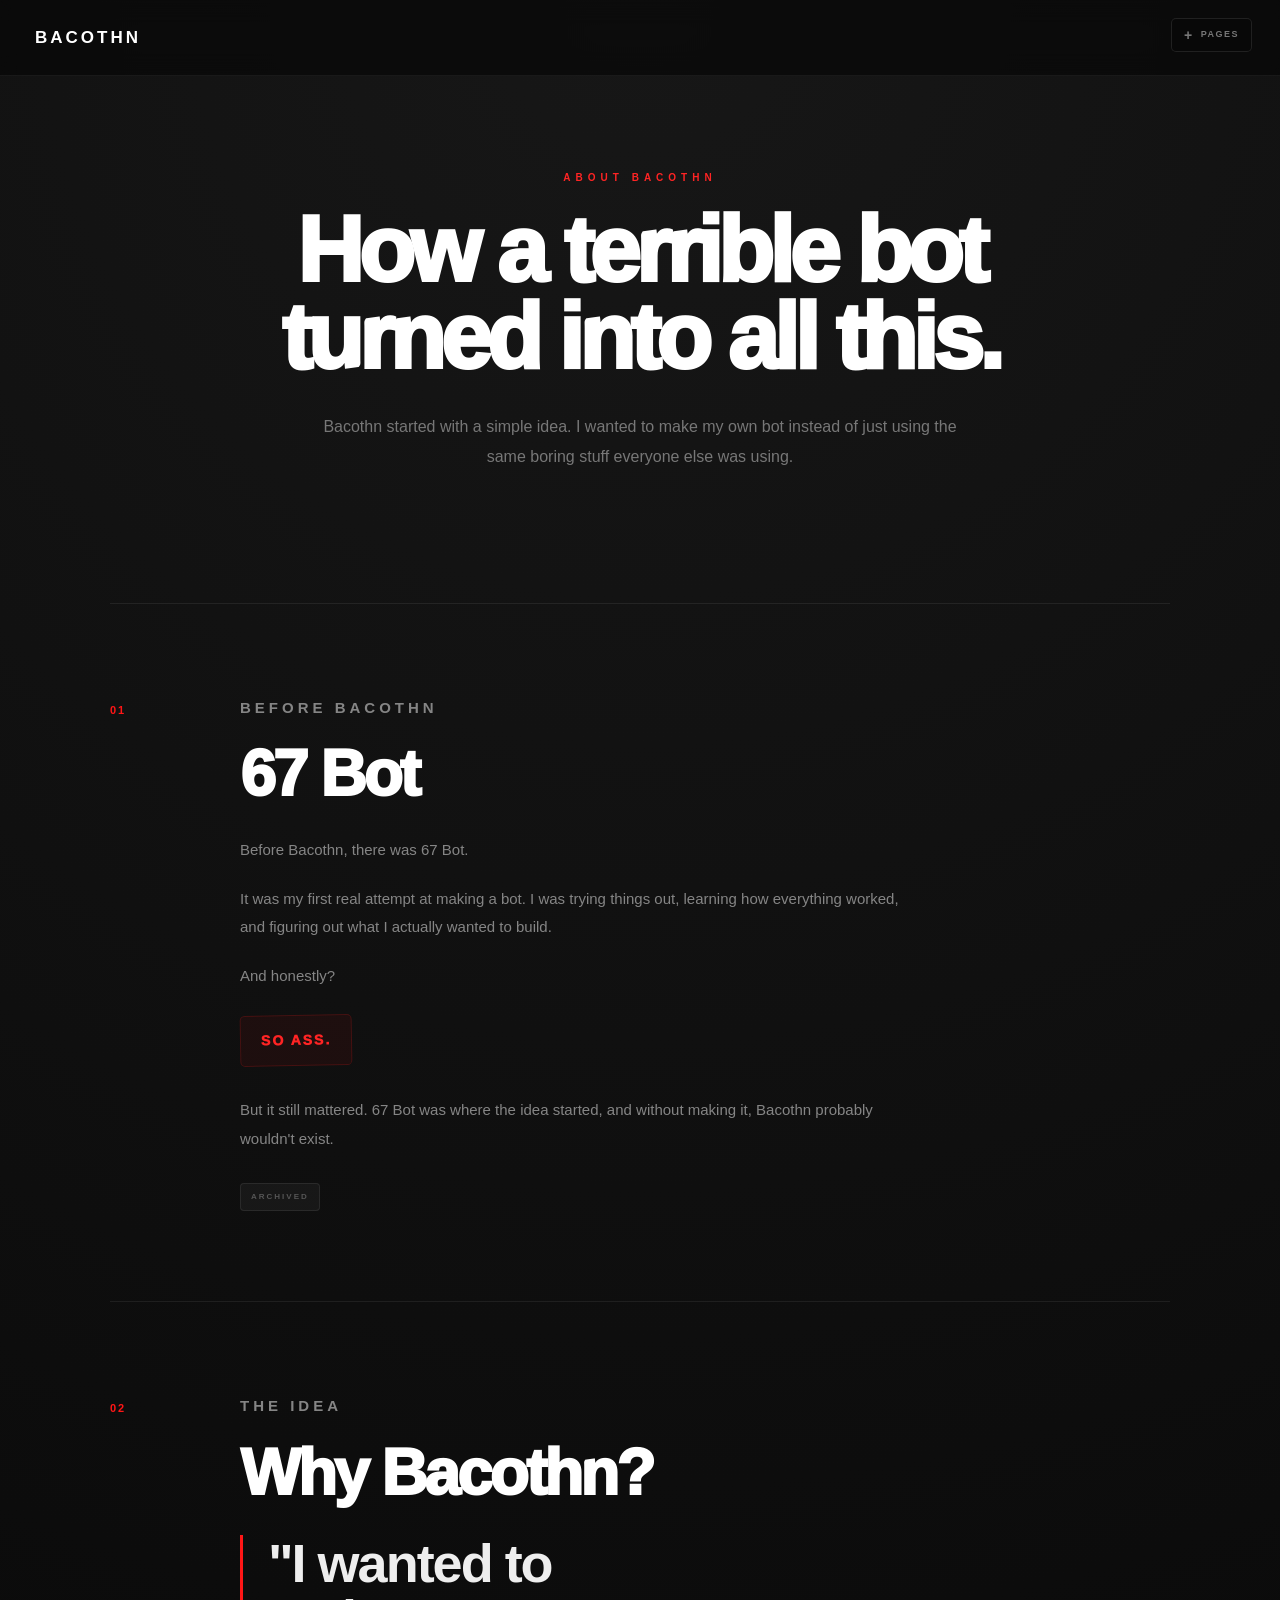
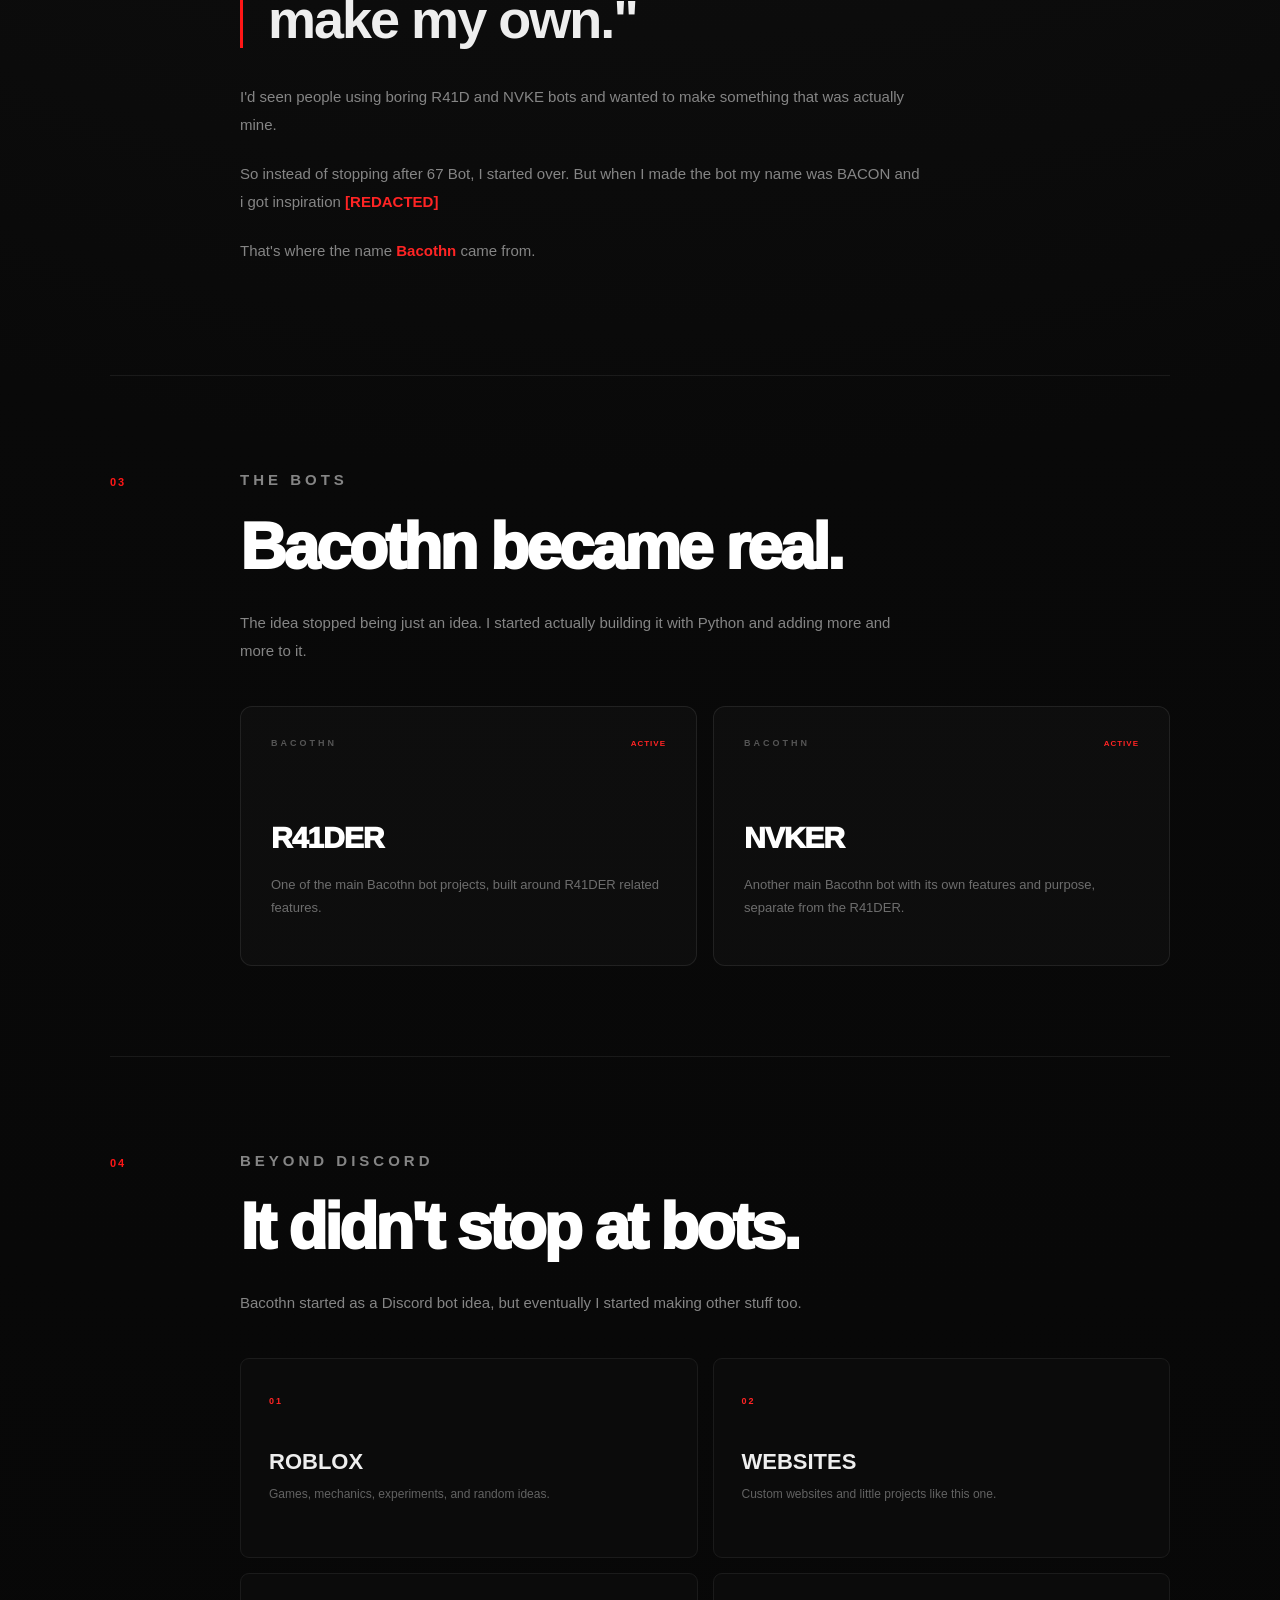
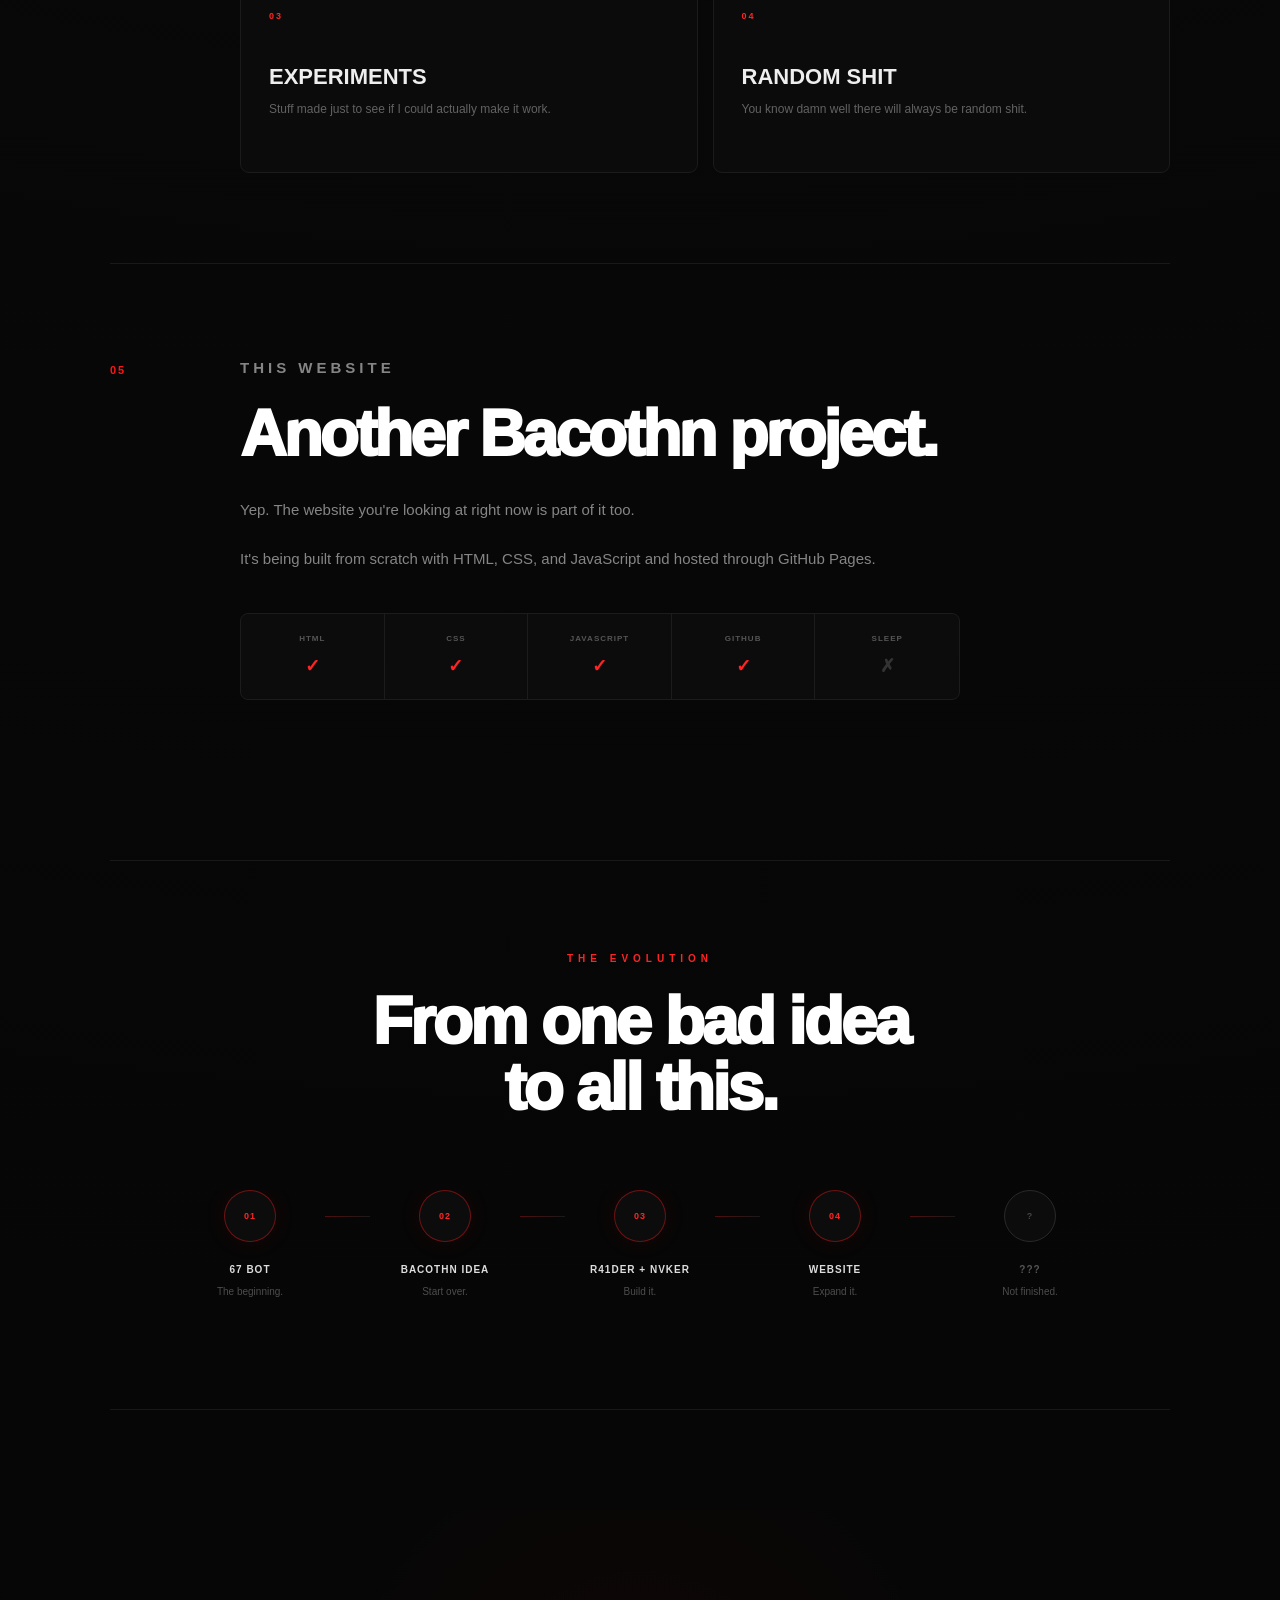
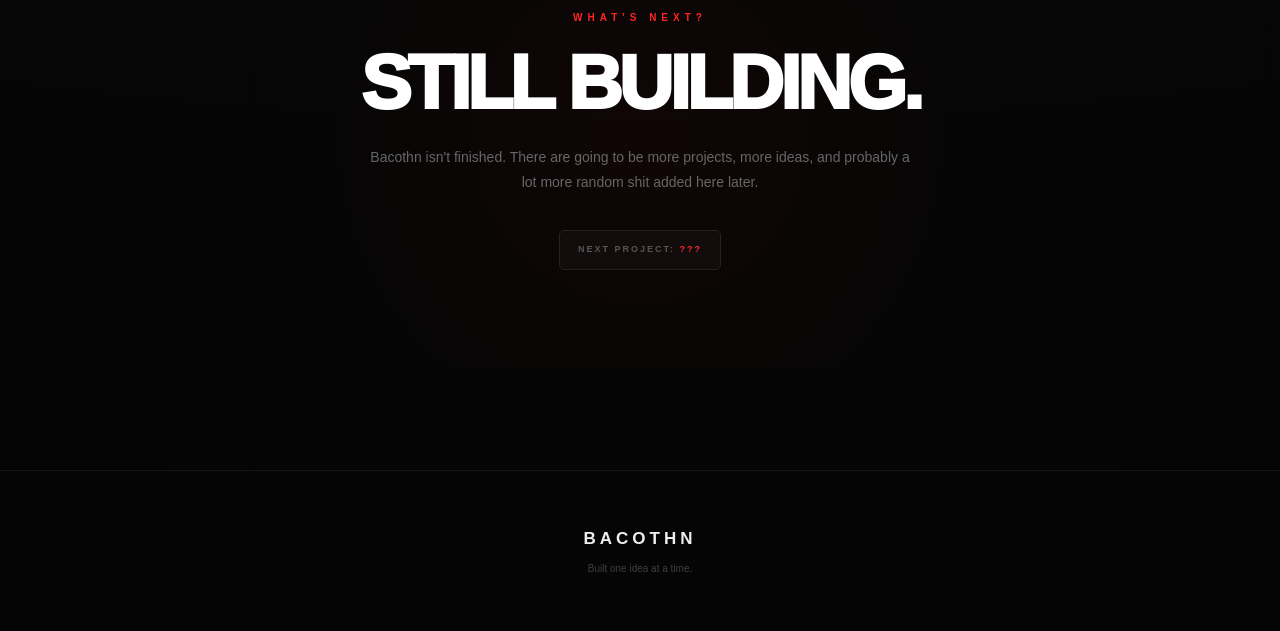
<file: about.html>
<!DOCTYPE html>
<html lang="en">

<head>
    <meta charset="UTF-8">

    <meta
        name="viewport"
        content="width=device-width, initial-scale=1.0"
    >

    <title>About Bacothn</title>

    <meta
        name="description"
        content="The story and evolution of Bacothn."
    >

    <link
        rel="stylesheet"
        href="style.css"
    >
</head>


<body class="about-page">


    <header class="about-header">

        <a
            href="index.html"
            class="about-logo"
        >
            BACOTHN
        </a>

    </header>



    <main class="about-main">


        <!-- ==================================
             HERO
        =================================== -->

        <section class="about-hero">

            <p class="about-eyebrow">
                ABOUT BACOTHN
            </p>

            <h1>
                How a terrible bot<br>
                turned into all this.
            </h1>

            <p class="about-intro">
                Bacothn started with a simple idea.
                I wanted to make my own bot instead of
                just using the same boring stuff everyone
                else was using.
            </p>

        </section>



        <!-- ==================================
             01
        =================================== -->

        <section class="about-story">

            <div class="story-number">
                01
            </div>

            <div class="story-content">

                <p class="story-label">
                    BEFORE BACOTHN
                </p>

                <h2>
                    67 Bot
                </h2>

                <p>
                    Before Bacothn, there was 67 Bot.
                </p>

                <p>
                    It was my first real attempt at making
                    a bot. I was trying things out, learning
                    how everything worked, and figuring out
                    what I actually wanted to build.
                </p>

                <p>
                    And honestly?
                </p>

                <div class="story-quote">
                    SO ASS.
                </div>

                <p>
                    But it still mattered. 67 Bot was where
                    the idea started, and without making it,
                    Bacothn probably wouldn't exist.
                </p>

                <span class="story-status archived">
                    ARCHIVED
                </span>

            </div>

        </section>



        <!-- ==================================
             02
        =================================== -->

        <section class="about-story reverse">

            <div class="story-number">
                02
            </div>

            <div class="story-content">

                <p class="story-label">
                    THE IDEA
                </p>

                <h2>
                    Why Bacothn?
                </h2>

                <div class="big-quote">
                    "I wanted to<br>
                    make my own."
                </div>

                <p>
                    I'd seen people using boring R41D and
                    NVKE bots and wanted to make something
                    that was actually mine.
                </p>

                <p>
                    So instead of stopping after 67 Bot,
                    I started over. But when I made the bot
                    my name was BACON and i got inspiration 
                    <strong>[REDACTED]</strong>
                </p>

                <p>
                    That's where the name
                    <strong>Bacothn</strong>
                    came from.
                </p>

            </div>

        </section>



        <!-- ==================================
             03
        =================================== -->

        <section class="about-story">

            <div class="story-number">
                03
            </div>

            <div class="story-content wide">

                <p class="story-label">
                    THE BOTS
                </p>

                <h2>
                    Bacothn became real.
                </h2>

                <p>
                    The idea stopped being just an idea.
                    I started actually building it with
                    Python and adding more and more to it.
                </p>


                <div class="bot-split">


                    <div class="bot-card">

                        <div class="bot-card-top">
                            <span>
                                BACOTHN
                            </span>

                            <span class="bot-status">
                                ACTIVE
                            </span>
                        </div>

                        <h3>
                            R41DER
                        </h3>

                        <p>
                            One of the main Bacothn bot
                            projects, built around R41DER
                            related features.
                        </p>

                    </div>



                    <div class="bot-card">

                        <div class="bot-card-top">
                            <span>
                                BACOTHN
                            </span>

                            <span class="bot-status">
                                ACTIVE
                            </span>
                        </div>

                        <h3>
                            NVKER
                        </h3>

                        <p>
                            Another main Bacothn bot with
                            its own features and purpose,
                            separate from the R41DER.
                        </p>

                    </div>


                </div>

            </div>

        </section>



        <!-- ==================================
             04
        =================================== -->

        <section class="about-story reverse">

            <div class="story-number">
                04
            </div>

            <div class="story-content wide">

                <p class="story-label">
                    BEYOND DISCORD
                </p>

                <h2>
                    It didn't stop at bots.
                </h2>

                <p>
                    Bacothn started as a Discord bot idea,
                    but eventually I started making other
                    stuff too.
                </p>


                <div class="beyond-grid">

                    <div class="beyond-card">

                        <span>
                            01
                        </span>

                        <h3>
                            ROBLOX
                        </h3>

                        <p>
                            Games, mechanics, experiments,
                            and random ideas.
                        </p>

                    </div>


                    <div class="beyond-card">

                        <span>
                            02
                        </span>

                        <h3>
                            WEBSITES
                        </h3>

                        <p>
                            Custom websites and little
                            projects like this one.
                        </p>

                    </div>


                    <div class="beyond-card">

                        <span>
                            03
                        </span>

                        <h3>
                            EXPERIMENTS
                        </h3>

                        <p>
                            Stuff made just to see if
                            I could actually make it work.
                        </p>

                    </div>


                    <div class="beyond-card">

                        <span>
                            04
                        </span>

                        <h3>
                            RANDOM SHIT
                        </h3>

                        <p>
                            You know damn well there will
                            always be random shit.
                        </p>

                    </div>

                </div>

            </div>

        </section>



        <!-- ==================================
             05
        =================================== -->

        <section class="about-story">

            <div class="story-number">
                05
            </div>

            <div class="story-content">

                <p class="story-label">
                    THIS WEBSITE
                </p>

                <h2>
                    Another Bacothn project.
                </h2>

                <p>
                    Yep. The website you're looking at
                    right now is part of it too.
                </p>

                <p>
                    It's being built from scratch with
                    HTML, CSS, and JavaScript and hosted
                    through GitHub Pages.
                </p>


                <div class="tech-display">

                    <div>
                        <span>HTML</span>
                        <b>✓</b>
                    </div>

                    <div>
                        <span>CSS</span>
                        <b>✓</b>
                    </div>

                    <div>
                        <span>JAVASCRIPT</span>
                        <b>✓</b>
                    </div>

                    <div>
                        <span>GITHUB</span>
                        <b>✓</b>
                    </div>

                    <div>
                        <span>SLEEP</span>
                        <b class="bad">✗</b>
                    </div>

                </div>

            </div>

        </section>



        <!-- ==================================
             EVOLUTION
        =================================== -->

        <section class="evolution">

            <p class="about-eyebrow">
                THE EVOLUTION
            </p>

            <h2>
                From one bad idea<br>
                to all this.
            </h2>


            <div class="evolution-line">


                <div class="evolution-node">

                    <div class="node-dot">
                        01
                    </div>

                    <h3>
                        67 BOT
                    </h3>

                    <p>
                        The beginning.
                    </p>

                </div>


                <div class="evolution-connector"></div>


                <div class="evolution-node">

                    <div class="node-dot">
                        02
                    </div>

                    <h3>
                        BACOTHN IDEA
                    </h3>

                    <p>
                        Start over.
                    </p>

                </div>


                <div class="evolution-connector"></div>


                <div class="evolution-node">

                    <div class="node-dot">
                        03
                    </div>

                    <h3>
                        R41DER + NVKER
                    </h3>

                    <p>
                        Build it.
                    </p>

                </div>


                <div class="evolution-connector"></div>


                <div class="evolution-node">

                    <div class="node-dot">
                        04
                    </div>

                    <h3>
                        WEBSITE
                    </h3>

                    <p>
                        Expand it.
                    </p>

                </div>


                <div class="evolution-connector"></div>


                <div class="evolution-node future">

                    <div class="node-dot">
                        ?
                    </div>

                    <h3>
                        ???
                    </h3>

                    <p>
                        Not finished.
                    </p>

                </div>


            </div>

        </section>



        <!-- ==================================
             WHAT'S NEXT
        =================================== -->

        <section class="about-next">

            <p class="about-eyebrow">
                WHAT'S NEXT?
            </p>

            <h2>
                STILL BUILDING.
            </h2>

            <p>
                Bacothn isn't finished.
                There are going to be more projects,
                more ideas, and probably a lot more
                random shit added here later.
            </p>

            <div class="next-project">
                NEXT PROJECT:
                <span>???</span>
            </div>

        </section>


    </main>



    <footer class="about-footer">

        <strong>
            BACOTHN
        </strong>

        <span>
            Built one idea at a time.
        </span>

    </footer>



    <script src="script.js"></script>

</body>

</html>
</file>
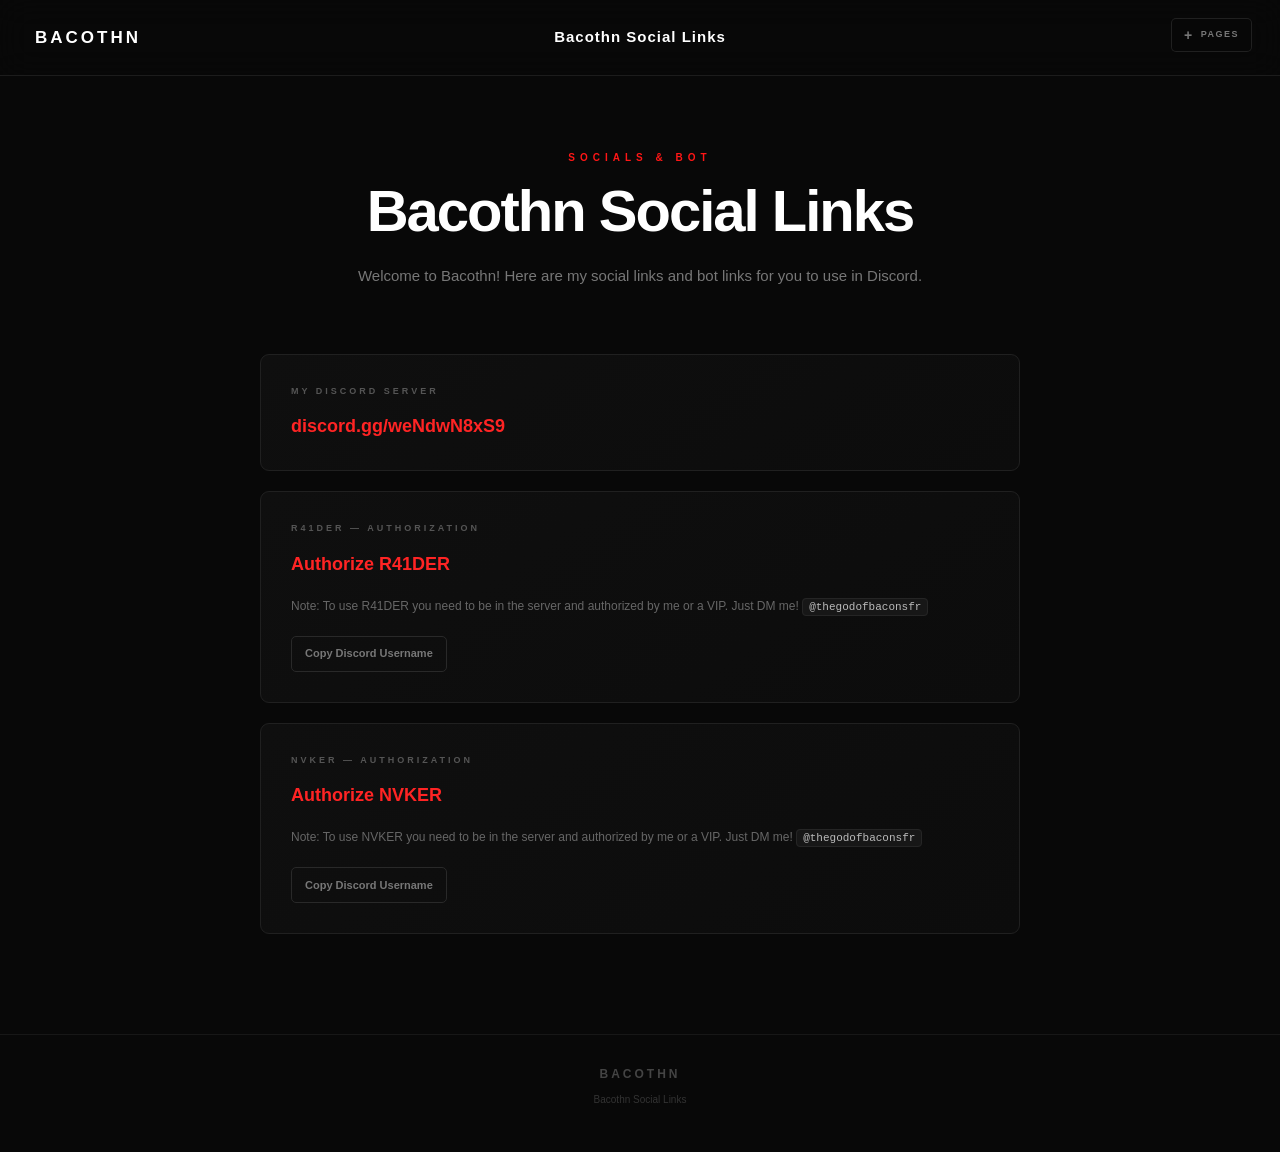
<file: links.html>
<!DOCTYPE html>
<html lang="en">

<head>

    <meta charset="UTF-8">

    <meta
        name="viewport"
        content="width=device-width, initial-scale=1.0"
    >

    <title>Bacothn Social Links</title>

    <meta
        name="description"
        content="Bacothn social links and Discord bot links."
    >

    <link
        rel="stylesheet"
        href="style.css"
    >

</head>


<body class="links-page">



<header class="links-header">


    <div class="links-header-left">

        <a
            href="index.html"
            class="links-logo"
        >
            BACOTHN
        </a>

    </div>



    <div class="links-header-title">

        Bacothn Social Links

    </div>



    <div class="links-header-right">

        <a
            href="index.html"
            class="menu-button"
        >
            Main Menu
        </a>

    </div>


</header>



<main class="links-main">


    <section class="links-content">


        <div class="links-intro">


            <p class="links-small-title">
                SOCIALS &amp; BOT
            </p>


            <h1>
                Bacothn Social Links
            </h1>


            <p class="links-description">
                Welcome to Bacothn! Here are my social
                links and bot links for you to use
                in Discord.
            </p>


        </div>



        <div class="social-links-list">


            <div class="social-link-item">


                <div class="social-link-label">
                    MY DISCORD SERVER
                </div>


                <a
                    href="https://discord.gg/weNdwN8xS9"
                    target="_blank"
                    rel="noopener noreferrer"
                    class="social-link"
                >
                    discord.gg/weNdwN8xS9
                </a>


            </div>



            <div class="social-link-item">


                <div class="social-link-label">
                    R41DER — AUTHORIZATION
                </div>


                <a
                    href="https://discord.com/oauth2/authorize?client_id=1520911168292651008"
                    target="_blank"
                    rel="noopener noreferrer"
                    class="social-link"
                >
                    Authorize R41DER
                </a>


                <p class="bot-note">

                    Note: To use R41DER you need
                    to be in the server and authorized
                    by me or a VIP. Just DM me!

                    <a
                        href="https://discord.com/users/1502072755921748141"
                        target="_blank"
                        rel="noopener noreferrer"
                        class="discord-username"
                    >
                        <code>@thegodofbaconsfr</code>
                    </a>

                </p>


                <button
                    class="copy-button"
                    type="button"
                    data-copy="@thegodofbaconsfr"
                >
                    Copy Discord Username
                </button>


            </div>



            <div class="social-link-item">


                <div class="social-link-label">
                    NVKER — AUTHORIZATION
                </div>


                <a
                    href="https://discord.com/oauth2/authorize?client_id=1524270963175198720"
                    target="_blank"
                    rel="noopener noreferrer"
                    class="social-link"
                >
                    Authorize NVKER
                </a>


                <p class="bot-note">

                    Note: To use NVKER you need
                    to be in the server and authorized
                    by me or a VIP. Just DM me!

                    <a
                        href="https://discord.com/users/1502072755921748141"
                        target="_blank"
                        rel="noopener noreferrer"
                        class="discord-username"
                    >
                        <code>@thegodofbaconsfr</code>
                    </a>

                </p>


                <button
                    class="copy-button"
                    type="button"
                    data-copy="@thegodofbaconsfr"
                >
                    Copy Discord Username
                </button>


            </div>


        </div>


    </section>


</main>



<footer class="links-footer">


    <p>
        BACOTHN
    </p>


    <span>
        Bacothn Social Links
    </span>


</footer>



<script src="script.js"></script>


</body>

</html>
</file>
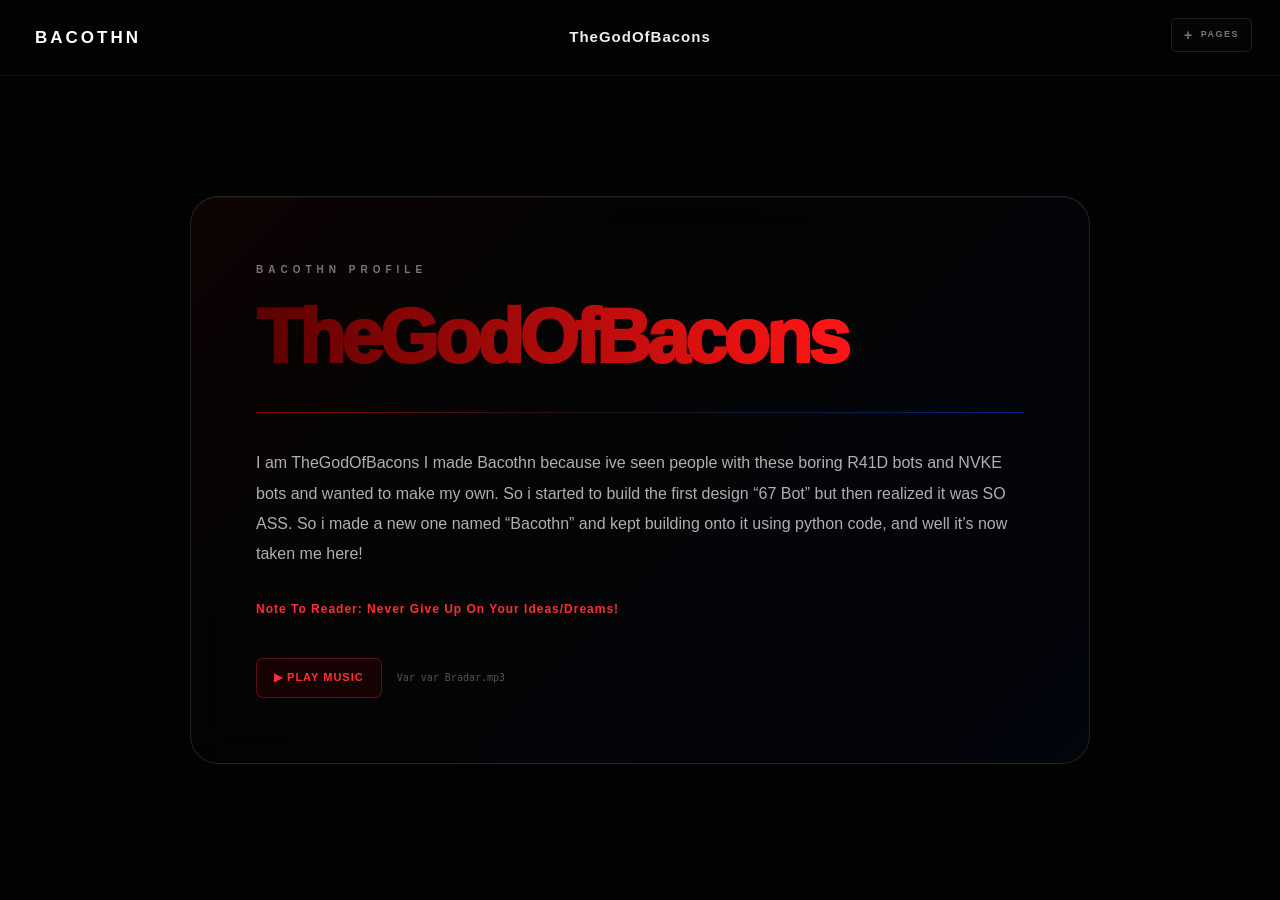
<file: profile.html>
<!DOCTYPE html>
<html lang="en">

<head>

    <meta charset="UTF-8">

    <meta
        name="viewport"
        content="width=device-width, initial-scale=1.0"
    >

    <title>TheGodOfBacons — Bacothn</title>

    <meta
        name="description"
        content="The profile of TheGodOfBacons."
    >

    <link
        rel="stylesheet"
        href="style.css"
    >

</head>


<body class="profile-page-body">


    <div
        id="falling-background"
        class="falling-background"
        aria-hidden="true"
    ></div>



    <header class="profile-header">


        <a
            href="index.html"
            class="profile-header-logo"
        >
            BACOTHN
        </a>



        <div class="profile-header-title">
            TheGodOfBacons
        </div>


    </header>



    <main class="profile-main">


        <section class="profile-plate">


            <div class="profile-content">


                <p class="profile-eyebrow">
                    BACOTHN PROFILE
                </p>



                <h1 class="profile-name">
                    TheGodOfBacons
                </h1>



                <div class="profile-line"></div>



                <p class="profile-description">
                    I am TheGodOfBacons I made Bacothn because ive
                    seen people with these boring R41D bots and NVKE
                    bots and wanted to make my own. So i started to
                    build the first design “67 Bot” but then realized
                    it was SO ASS. So i made a new one named
                    “Bacothn” and kept building onto it using python
                    code, and well it’s now taken me here!
                </p>



                <p class="profile-note">
                    Note To Reader: Never Give Up On Your Ideas/Dreams!
                </p>



                <div class="profile-music">


                    <audio
                        id="profile-music"
                        loop
                        preload="auto"
                    >

                        <source
                            src="music/Var var Bradar.mp3"
                            type="audio/mpeg"
                        >

                        Your browser does not support audio.

                    </audio>



                    <button
                        id="music-button"
                        class="music-button"
                        type="button"
                    >
                        ▶ PLAY MUSIC
                    </button>


                    <span
                        id="music-status"
                        class="music-status"
                    >
                        Var var Bradar.mp3
                    </span>


                </div>


            </div>


        </section>


    </main>



    <script src="script.js"></script>


</body>

</html>
</file>
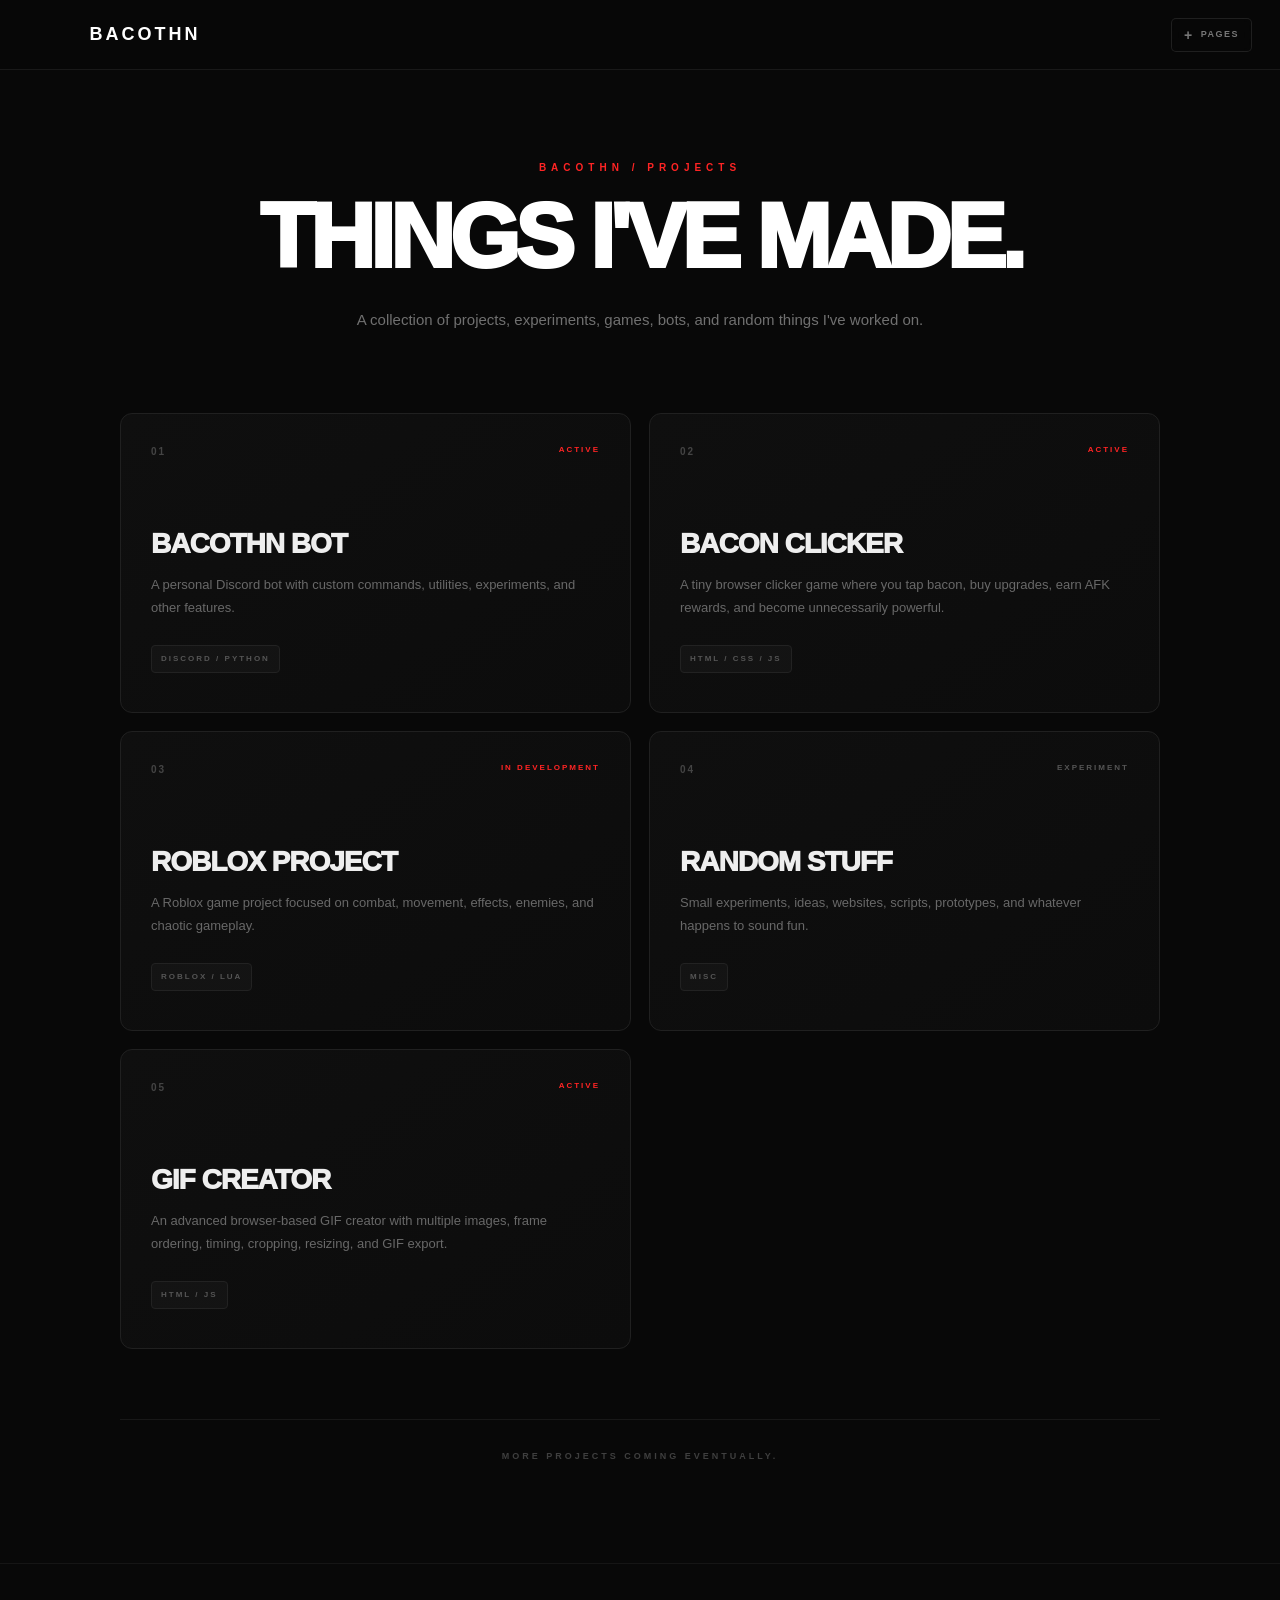
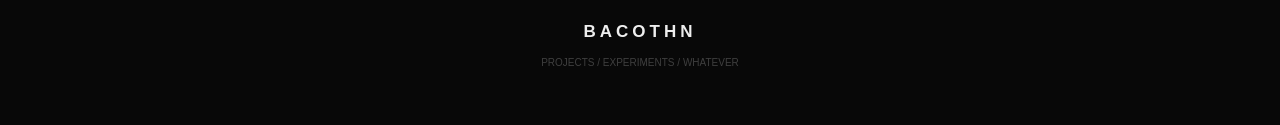
<file: projects.html>
<!DOCTYPE html>
<html lang="en">

<head>

    <meta charset="UTF-8">

    <meta
        name="viewport"
        content="width=device-width, initial-scale=1.0"
    >

    <title>Projects — Bacothn</title>

    <meta
        name="description"
        content="Bacothn projects, experiments, games, bots, and other creations."
    >

    <link
        rel="stylesheet"
        href="style.css"
    >

</head>


<body>


    <!-- ========================================
         NAVBAR
    ========================================= -->

    <header class="navbar">

        <a
            href="index.html"
            class="logo"
        >
            BACOTHN
        </a>


        <button
            id="pagesButton"
            class="page-menu-button"
            type="button"
            aria-expanded="false"
            aria-controls="pagesDrawer"
        >

            <span class="page-menu-button-icon">
                ☰
            </span>

            <span>
                PAGES
            </span>

        </button>

    </header>



    <!-- ========================================
         PAGE MENU
    ========================================= -->

    <div
        id="pagesDrawer"
        class="page-menu"
        aria-hidden="true"
    >

        <div class="page-menu-inner">

            <div class="page-menu-label">
                PAGES
            </div>


            <div
                id="pagesList"
                class="page-menu-scroll"
            >

                <div class="page-menu-list">

                    <!-- script.js fills this -->

                </div>

            </div>

        </div>

    </div>



    <!-- ========================================
         PROJECTS
    ========================================= -->

    <main class="projects-page">

        <section class="projects-hero">

            <div class="projects-eyebrow">
                BACOTHN / PROJECTS
            </div>


            <h1>
                THINGS I'VE MADE.
            </h1>


            <p>
                A collection of projects, experiments, games,
                bots, and random things I've worked on.
            </p>

        </section>



        <section class="projects-grid">


            <!-- PROJECT 01 -->

            <article class="project-card">

                <div class="project-number">
                    01
                </div>

                <div class="project-status">
                    ACTIVE
                </div>

                <h2>
                    BACOTHN BOT
                </h2>

                <p>
                    A personal Discord bot with custom commands,
                    utilities, experiments, and other features.
                </p>

                <span class="project-tag">
                    DISCORD / PYTHON
                </span>

            </article>



            <!-- PROJECT 02 -->

            <article class="project-card">

                <div class="project-number">
                    02
                </div>

                <div class="project-status">
                    ACTIVE
                </div>

                <h2>
                    BACON CLICKER
                </h2>

                <p>
                    A tiny browser clicker game where you tap bacon,
                    buy upgrades, earn AFK rewards, and become
                    unnecessarily powerful.
                </p>

                <span class="project-tag">
                    HTML / CSS / JS
                </span>

            </article>



            <!-- PROJECT 03 -->

            <article class="project-card">

                <div class="project-number">
                    03
                </div>

                <div class="project-status">
                    IN DEVELOPMENT
                </div>

                <h2>
                    ROBLOX PROJECT
                </h2>

                <p>
                    A Roblox game project focused on combat,
                    movement, effects, enemies, and chaotic gameplay.
                </p>

                <span class="project-tag">
                    ROBLOX / LUA
                </span>

            </article>



            <!-- PROJECT 04 -->

            <article class="project-card">

                <div class="project-number">
                    04
                </div>

                <div class="project-status archived">
                    EXPERIMENT
                </div>

                <h2>
                    RANDOM STUFF
                </h2>

                <p>
                    Small experiments, ideas, websites, scripts,
                    prototypes, and whatever happens to sound fun.
                </p>

                <span class="project-tag">
                    MISC
                </span>

            </article>


            <!-- PROJECT 05 -->

            <article class="project-card">

                <div class="project-number">
                    05
                </div>

                <div class="project-status">
                    ACTIVE
                </div>

                <h2>
                    GIF CREATOR
                </h2>

                <p>
                    An advanced browser-based GIF creator with
                    multiple images, frame ordering, timing,
                    cropping, resizing, and GIF export.
                </p>

                <span class="project-tag">
                    HTML / JS
                </span>

            </article>


        </section>



        <!-- ========================================
             BOTTOM
        ========================================= -->

        <section class="projects-bottom">

            <span>
                MORE PROJECTS COMING EVENTUALLY.
            </span>

        </section>


    </main>



    <footer class="about-footer">

        <strong>
            BACOTHN
        </strong>

        <span>
            PROJECTS / EXPERIMENTS / WHATEVER
        </span>

    </footer>



    <script src="script.js"></script>

</body>

</html>
</file>
<file: style.css>
/* =========================================================
   BACOTHN
   FULL SITE STYLESHEET
   ========================================================= */


/* =========================================================
   DESIGN TOKENS
   ========================================================= */

:root {
    --bg: #080808;
    --bg-deep: #030303;
    --surface: #0d0d0d;
    --surface-hover: #111111;

    --text: #eeeeee;
    --text-soft: #b0b0b0;
    --text-muted: #777777;
    --text-dim: #555555;
    --text-faint: #3f3f3f;

    --border: #1c1c1c;
    --border-soft: rgba(255, 255, 255, 0.08);
    --border-strong: #333333;

    --red: #ff1616;
    --red-bright: #ff2424;
    --red-soft: rgba(255, 22, 22, 0.08);
    --red-border: rgba(255, 30, 30, 0.35);

    --blue: #173cff;

    --radius-sm: 5px;
    --radius-md: 9px;
    --radius-lg: 12px;
    --radius-xl: 20px;
    --radius-glass: 28px;

    --nav-height: 70px;

    --ease: cubic-bezier(0.22, 1, 0.36, 1);
    --fast: 0.18s ease;
    --normal: 0.25s var(--ease);
    --slow: 0.45s var(--ease);
}


/* =========================================================
   GLOBAL RESET
   ========================================================= */

*,
*::before,
*::after {
    margin: 0;
    padding: 0;
    box-sizing: border-box;
}

html {
    scroll-behavior: smooth;
    color-scheme: dark;
    background: var(--bg);
}

body {
    min-height: 100vh;
    overflow-x: hidden;

    background: var(--bg);
    color: var(--text);

    font-family:
        Arial,
        Helvetica,
        sans-serif;

    line-height: 1.5;

    -webkit-font-smoothing: antialiased;
    -moz-osx-font-smoothing: grayscale;

    text-rendering: optimizeLegibility;

    transition:
        padding-top var(--slow);
}

body.page-menu-open {
    padding-top: 145px;
}

button,
input,
textarea,
select {
    font: inherit;
}

button {
    border: 0;
}

a {
    color: inherit;
}

img,
svg,
video,
canvas {
    max-width: 100%;
    display: block;
}

img {
    height: auto;
}

::selection {
    color: #ffffff;
    background: rgba(255, 22, 22, 0.35);
}


/* =========================================================
   ACCESSIBILITY
   ========================================================= */

:focus {
    outline: none;
}

:focus-visible {
    outline:
        2px solid
        rgba(255, 36, 36, 0.8);

    outline-offset: 4px;
}

a:focus-visible,
button:focus-visible {
    border-radius: 4px;
}


/* =========================================================
   MAIN NAVBAR
   ========================================================= */

.navbar {
    position: fixed;

    top: 0;
    left: 0;

    width: 100%;
    height: var(--nav-height);

    padding: 0 clamp(18px, 7vw, 100px);

    display: flex;
    align-items: center;
    justify-content: space-between;

    background:
        rgba(8, 8, 8, 0.82);

    border-bottom:
        1px solid
        rgba(255, 255, 255, 0.07);

    backdrop-filter: blur(14px);
    -webkit-backdrop-filter: blur(14px);

    z-index: 1000;
}

.logo {
    color: #ffffff;

    text-decoration: none;

    font-size: 18px;
    font-weight: 900;

    letter-spacing: 3px;

    white-space: nowrap;

    transition:
        color var(--fast),
        opacity var(--fast);
}

.logo:hover {
    color: var(--red);
}

.logo:active {
    opacity: 0.75;
}

.navbar nav {
    display: flex;
    align-items: center;

    gap: clamp(14px, 2vw, 28px);
}

.navbar nav a {
    position: relative;

    color: var(--text-muted);

    text-decoration: none;

    font-size: 13px;
    font-weight: 600;

    transition:
        color var(--fast);
}

.navbar nav a::after {
    content: "";

    position: absolute;

    left: 0;
    bottom: -7px;

    width: 100%;
    height: 1px;

    background: var(--red);

    transform:
        scaleX(0);

    transform-origin: center;

    transition:
        transform var(--normal);
}

.navbar nav a:hover {
    color: #ffffff;
}

.navbar nav a:hover::after {
    transform: scaleX(1);
}


/* =========================================================
   HERO
   ========================================================= */

.hero {
    position: relative;

    min-height: 100svh;

    display: flex;
    align-items: center;
    justify-content: center;

    padding:
        calc(var(--nav-height) + 50px)
        20px
        100px;

    text-align: center;

    isolation: isolate;

    background:
        radial-gradient(
            circle at 50% 45%,
            #1b1b1b 0%,
            #101010 28%,
            #0a0a0a 55%,
            #080808 100%
        );
}

.hero::before {
    content: "";

    position: absolute;

    inset: 0;

    pointer-events: none;

    z-index: -1;

    background:
        radial-gradient(
            circle at 50% 45%,
            rgba(255, 22, 22, 0.055),
            transparent 38%
        );
}

.hero-content {
    width: 100%;
    max-width: 950px;
}

.eyebrow {
    margin-bottom: 20px;

    color: #666666;

    font-size: 11px;
    font-weight: 800;

    letter-spacing: 5px;
}


/* =========================================================
   BACOTHN TITLE
   ========================================================= */

#bacothn-title {
    position: relative;

    min-height: 1em;

    color: var(--red);

    font-size:
        clamp(
            58px,
            13vw,
            150px
        );

    font-weight: 900;

    letter-spacing: clamp(-7px, -0.5vw, -3px);

    line-height: 0.9;

    white-space: nowrap;

    user-select: none;

    text-shadow:
        0 0 10px rgba(255, 0, 0, 0.3),
        0 0 30px rgba(255, 0, 0, 0.12);
}

#bacothn-title.glitch {
    animation:
        titleGlitch
        0.12s
        steps(2, end);
}

@keyframes titleGlitch {

    0% {
        transform: translate3d(0, 0, 0);
        opacity: 1;
    }

    20% {
        transform: translate3d(-4px, 1px, 0);
        opacity: 0.75;
    }

    40% {
        transform: translate3d(3px, -2px, 0);
        opacity: 1;
    }

    60% {
        transform: translate3d(-2px, 1px, 0);
        opacity: 0.8;
    }

    80% {
        transform: translate3d(3px, 0, 0);
        opacity: 0.9;
    }

    100% {
        transform: translate3d(0, 0, 0);
        opacity: 1;
    }
}


/* =========================================================
   HERO SUBTITLE
   ========================================================= */

.subtitle {
    max-width: 550px;

    margin:
        30px auto 0;

    color: #888888;

    font-size: 16px;

    line-height: 1.75;
}


/* =========================================================
   BUTTONS
   ========================================================= */

.buttons {
    display: flex;

    align-items: center;
    justify-content: center;

    flex-wrap: wrap;

    gap: 12px;

    margin-top: 35px;
}

.button {
    display: inline-flex;

    min-height: 46px;

    align-items: center;
    justify-content: center;

    padding:
        13px 25px;

    border:
        1px solid
        transparent;

    border-radius: var(--radius-sm);

    text-decoration: none;

    font-size: 13px;
    font-weight: 800;

    cursor: pointer;

    transition:
        transform var(--normal),
        color var(--fast),
        background var(--fast),
        border-color var(--fast),
        box-shadow var(--normal);
}

.button:hover {
    transform: translateY(-3px);
}

.button:active {
    transform: translateY(-1px);
}

.button.secondary {
    color: #ffffff;

    background:
        rgba(255, 255, 255, 0.015);

    border-color: #333333;
}

.button.secondary:hover {
    background: #151515;

    border-color: #555555;

    box-shadow:
        0 10px 30px
        rgba(0, 0, 0, 0.25);
}


/* =========================================================
   SCROLL HINT
   ========================================================= */

.scroll-hint {
    position: absolute;

    bottom: 30px;

    color: #444444;

    font-size: 10px;

    font-weight: 700;

    letter-spacing: 4px;

    animation:
        scrollHint
        2.2s
        ease-in-out
        infinite;
}

@keyframes scrollHint {

    0%,
    100% {
        opacity: 0.45;
        transform: translateY(0);
    }

    50% {
        opacity: 0.8;
        transform: translateY(4px);
    }
}


/* =========================================================
   GENERAL SECTIONS
   ========================================================= */

.section {
    width: 100%;
    max-width: 1150px;

    margin: 0 auto;

    padding:
        130px
        clamp(20px, 7vw, 80px);
}

.section-heading {
    margin-bottom: 50px;
}

.section-heading h2 {
    color: #ffffff;

    font-size:
        clamp(
            38px,
            5vw,
            50px
        );

    letter-spacing: -2px;

    line-height: 1;
}


/* =========================================================
   QUICK CARDS
   ========================================================= */

.quick-links {
    display: grid;

    grid-template-columns:
        repeat(3, minmax(0, 1fr));

    gap: 18px;
}

.quick-card {
    position: relative;

    min-height: 230px;

    padding: 30px;

    overflow: hidden;

    background:
        linear-gradient(
            145deg,
            #0f0f0f,
            #0b0b0b
        );

    border:
        1px solid
        var(--border);

    border-radius: var(--radius-lg);

    text-decoration: none;

    transition:
        transform var(--normal),
        background var(--normal),
        border-color var(--normal),
        box-shadow var(--normal);
}

.quick-card::before {
    content: "";

    position: absolute;

    inset: 0;

    background:
        radial-gradient(
            circle at 0% 0%,
            rgba(255, 22, 22, 0.08),
            transparent 42%
        );

    opacity: 0;

    transition:
        opacity var(--normal);
}

.quick-card:hover {
    transform: translateY(-6px);

    background: var(--surface-hover);

    border-color: #383838;

    box-shadow:
        0 20px 50px
        rgba(0, 0, 0, 0.3);
}

.quick-card:hover::before {
    opacity: 1;
}

.quick-card > * {
    position: relative;
    z-index: 1;
}

.quick-card span {
    color: #444444;

    font-size: 12px;
    font-weight: 800;
}

.quick-card h3 {
    margin:
        50px 0 12px;

    color: #ffffff;

    font-size: 24px;

    line-height: 1.1;
}

.quick-card p {
    color: #777777;

    font-size: 14px;

    line-height: 1.65;
}


/* =========================================================
   FOOTER
   ========================================================= */

footer {
    padding:
        70px
        clamp(20px, 7vw, 80px)
        40px;

    border-top:
        1px solid
        #1a1a1a;

    text-align: center;
}

.footer-logo {
    margin-bottom: 15px;

    color: #ffffff;

    font-size: 30px;
    font-weight: 900;

    letter-spacing: 4px;
}

footer p {
    color: #555555;

    font-size: 12px;
}

.footer-links {
    display: flex;

    align-items: center;
    justify-content: center;

    flex-wrap: wrap;

    gap: 25px;

    margin: 25px 0;
}

.footer-links a {
    color: #777777;

    text-decoration: none;

    font-size: 12px;
    font-weight: 600;

    transition:
        color var(--fast);
}

.footer-links a:hover {
    color: #ffffff;
}

.copyright {
    margin-top: 30px;
}


/* =========================================================
   LINKS PAGE
   ========================================================= */

.links-header {
    position: fixed;

    top: 0;
    left: 0;

    width: 100%;
    height: 76px;

    display: grid;

    grid-template-columns:
        1fr
        auto
        1fr;

    align-items: center;

    padding: 0 35px;

    background:
        rgba(8, 8, 8, 0.88);

    border-bottom:
        1px solid
        #1c1c1c;

    backdrop-filter: blur(16px);
    -webkit-backdrop-filter: blur(16px);

    z-index: 1000;
}

.links-header-left {
    display: flex;
    justify-content: flex-start;
}

.links-logo {
    color: #ffffff;

    text-decoration: none;

    font-size: 17px;
    font-weight: 900;

    letter-spacing: 3px;

    transition:
        color var(--fast);
}

.links-logo:hover {
    color: var(--red);
}

.links-header-title {
    color: #ffffff;

    font-size: 15px;
    font-weight: 700;

    letter-spacing: 1px;

    text-align: center;
}

.links-header-right {
    display: none;
}

.menu-button {
    display: none;
}

.links-main {
    min-height: 100svh;

    padding:
        150px
        25px
        100px;

    display: flex;
    justify-content: center;
}

.links-content {
    width: 100%;
    max-width: 760px;
}

.links-intro {
    margin-bottom: 65px;

    text-align: center;
}

.links-small-title {
    margin-bottom: 18px;

    color: var(--red);

    font-size: 10px;
    font-weight: 900;

    letter-spacing: 5px;
}

.links-intro h1 {
    margin-bottom: 22px;

    color: #ffffff;

    font-size:
        clamp(
            34px,
            6vw,
            58px
        );

    font-weight: 900;

    letter-spacing: -2px;

    line-height: 0.98;
}

.links-description {
    max-width: 570px;

    margin: auto;

    color: #777777;

    font-size: 15px;

    line-height: 1.8;
}

.social-links-list {
    display: flex;

    flex-direction: column;

    gap: 20px;
}

.social-link-item {
    position: relative;

    padding: 30px;

    background:
        linear-gradient(
            145deg,
            #0f0f0f,
            #0c0c0c
        );

    border:
        1px solid
        #202020;

    border-radius: var(--radius-md);

    transition:
        border-color var(--normal),
        background var(--normal),
        transform var(--normal),
        box-shadow var(--normal);
}

.social-link-item:hover {
    background: #101010;

    border-color: #343434;

    transform: translateY(-3px);

    box-shadow:
        0 16px 40px
        rgba(0, 0, 0, 0.25);
}

.social-link-label {
    margin-bottom: 15px;

    color: #555555;

    font-size: 9px;
    font-weight: 900;

    letter-spacing: 3px;
}

.social-link {
    display: inline-block;

    max-width: 100%;

    color: var(--red-bright);

    text-decoration: none;

    font-size: 18px;
    font-weight: 700;

    overflow-wrap: anywhere;

    transition:
        color var(--fast);
}

.social-link:hover {
    color: #ff4a4a;
}

.bot-note {
    max-width: 650px;

    margin-top: 18px;

    color: #666666;

    font-size: 12px;

    line-height: 1.8;
}

.bot-note code {
    color: #bbbbbb;

    background: #171717;

    border:
        1px solid
        #252525;

    border-radius: 4px;

    padding: 2px 6px;

    font-family: monospace;

    font-size: 11px;
}

.discord-username {
    text-decoration: none;
}

.copy-button {
    margin-top: 18px;

    min-height: 36px;

    padding:
        8px 13px;

    color: #777777;

    background: transparent;

    border:
        1px solid
        #292929;

    border-radius: 5px;

    font-size: 11px;
    font-weight: 800;

    cursor: pointer;

    transition:
        color var(--fast),
        background var(--fast),
        border-color var(--fast),
        transform var(--fast);
}

.copy-button:hover {
    color: #ffffff;

    background: #151515;

    border-color: #3b3b3b;
}

.copy-button:active {
    transform: scale(0.97);
}

.copy-button.copied {
    color: var(--red-bright);

    border-color:
        rgba(255, 36, 36, 0.35);
}

.links-footer {
    padding:
        30px
        25px
        45px;

    text-align: center;

    border-top:
        1px solid
        #171717;
}

.links-footer p {
    color: #444444;

    font-size: 12px;
    font-weight: 900;

    letter-spacing: 3px;
}

.links-footer span {
    display: block;

    margin-top: 9px;

    color: #333333;

    font-size: 10px;
}


/* =========================================================
   PROFILE BACKGROUND
   ========================================================= */

.profile-page-body {
    position: relative;

    min-height: 100svh;

    background: var(--bg-deep);

    overflow-x: hidden;
}

.falling-background {
    position: fixed;

    inset: 0;

    width: 100%;
    height: 100%;

    overflow: hidden;

    z-index: 0;

    pointer-events: none;
}

.falling-word {
    position: absolute;

    top: -80px;
    left: 0;

    color: var(--red);

    font-size: 14px;
    font-weight: 900;

    letter-spacing: 2px;

    opacity: 0.32;

    white-space: nowrap;

    text-shadow:
        0 0 12px
        rgba(255, 0, 0, 0.25);

    animation-name: fallingWord;
    animation-timing-function: linear;
    animation-fill-mode: forwards;

    user-select: none;

    will-change: transform;
}

@keyframes fallingWord {

    from {
        transform:
            translate3d(
                0,
                -100px,
                0
            )
            rotate(var(--rotation));
    }

    to {
        transform:
            translate3d(
                0,
                calc(100vh + 150px),
                0
            )
            rotate(var(--rotation));
    }
}


/* =========================================================
   PROFILE HEADER
   ========================================================= */

.profile-header {
    position: fixed;

    top: 0;
    left: 0;

    width: 100%;
    height: 76px;

    display: grid;

    grid-template-columns:
        1fr
        auto
        1fr;

    align-items: center;

    padding: 0 35px;

    background:
        rgba(3, 3, 3, 0.45);

    border-bottom:
        1px solid
        rgba(255, 255, 255, 0.06);

    backdrop-filter: blur(12px);
    -webkit-backdrop-filter: blur(12px);

    z-index: 20;
}

.profile-header-logo {
    color: #ffffff;

    text-decoration: none;

    font-size: 17px;
    font-weight: 900;

    letter-spacing: 3px;

    transition:
        color var(--fast);
}

.profile-header-logo:hover {
    color: var(--red);
}

.profile-header-title {
    color: #eeeeee;

    font-size: 15px;
    font-weight: 700;

    letter-spacing: 1px;
}


/* =========================================================
   PROFILE MAIN
   ========================================================= */

.profile-main {
    position: relative;

    z-index: 5;

    min-height: 100svh;

    padding:
        140px
        25px
        80px;

    display: flex;

    align-items: center;
    justify-content: center;
}


/* =========================================================
   PROFILE GLASS PLATE
   ========================================================= */

.profile-plate {
    position: relative;

    width: 100%;
    max-width: 900px;

    padding: 65px;

    background:
        rgba(8, 8, 8, 0.32);

    border:
        1px solid
        rgba(255, 255, 255, 0.12);

    border-radius: var(--radius-glass);

    backdrop-filter: blur(30px);
    -webkit-backdrop-filter: blur(30px);

    box-shadow:
        0 30px 100px
        rgba(0, 0, 0, 0.45),

        inset 0 1px 0
        rgba(255, 255, 255, 0.05);

    overflow: visible;
}

.profile-plate::before {
    content: "";

    position: absolute;

    inset: 0;

    pointer-events: none;

    background:
        linear-gradient(
            135deg,
            rgba(255, 0, 0, 0.045),
            transparent 35%,
            rgba(0, 60, 255, 0.04)
        );

    border-radius: inherit;
}


/* =========================================================
   PROFILE CONTENT
   ========================================================= */

.profile-content {
    position: relative;

    z-index: 2;

    width: 100%;
    min-width: 0;
}

.profile-eyebrow {
    margin-bottom: 20px;

    color: #777777;

    font-size: 10px;
    font-weight: 900;

    letter-spacing: 5px;
}


/* =========================================================
   PROFILE NAME
   ========================================================= */

.profile-name {
    display: block;

    width: 100%;
    max-width: 100%;

    padding-right: 12px;

    color: transparent;

    font-size:
        clamp(
            34px,
            7vw,
            76px
        );

    font-weight: 950;

    letter-spacing: -4px;

    line-height: 1.05;

    white-space: nowrap;

    overflow: visible;

    background:
        linear-gradient(
            90deg,
            #5b0000 0%,
            #ff1515 25%,
            #173cff 50%,
            #ff1515 75%,
            #5b0000 100%
        );

    background-size: 300% 100%;

    -webkit-background-clip: text;
    background-clip: text;

    -webkit-text-fill-color: transparent;

    animation:
        profileNameColor
        4s
        ease-in-out
        infinite;
}

@keyframes profileNameColor {

    0% {
        background-position: 0% 50%;
    }

    50% {
        background-position: 100% 50%;
    }

    100% {
        background-position: 0% 50%;
    }
}


/* =========================================================
   PROFILE LINE
   ========================================================= */

.profile-line {
    width: 100%;
    height: 1px;

    margin:
        35px 0;

    background:
        linear-gradient(
            90deg,
            rgba(255, 0, 0, 0.5),
            rgba(255, 255, 255, 0.08),
            rgba(0, 60, 255, 0.5)
        );
}


/* =========================================================
   PROFILE DESCRIPTION
   ========================================================= */

.profile-description {
    max-width: 780px;

    color: #b0b0b0;

    font-size: 16px;

    line-height: 1.9;
}


/* =========================================================
   PROFILE NOTE
   ========================================================= */

.profile-note {
    margin-top: 30px;

    color: #ff3030;

    font-size: 12px;
    font-weight: 800;

    letter-spacing: 1px;
}


/* =========================================================
   PROFILE MUSIC
   ========================================================= */

.profile-music {
    display: flex;

    align-items: center;

    gap: 15px;

    margin-top: 40px;
}

.music-button {
    min-height: 40px;

    padding:
        10px 17px;

    color: #ff3030;

    background:
        rgba(255, 0, 0, 0.08);

    border:
        1px solid
        rgba(255, 40, 40, 0.3);

    border-radius: 7px;

    font-size: 11px;
    font-weight: 900;

    letter-spacing: 1px;

    cursor: pointer;

    transition:
        color var(--fast),
        background var(--fast),
        border-color var(--fast),
        transform var(--fast);
}

.music-button:hover {
    color: #ffffff;

    background:
        rgba(255, 0, 0, 0.16);

    border-color:
        rgba(255, 40, 40, 0.5);
}

.music-button:active {
    transform: scale(0.97);
}

.music-status {
    color: #555555;

    font-size: 10px;

    font-family: monospace;
}


/* =========================================================
   PAGE MENU
   ========================================================= */

.page-menu,
#pagesDrawer {
    position: fixed;

    top: 0;
    left: 0;

    width: 100%;
    height: 0;

    overflow: hidden;

    background:
        rgba(8, 8, 8, 0.96);

    border-bottom:
        1px solid
        rgba(255, 255, 255, 0.08);

    backdrop-filter: blur(20px);
    -webkit-backdrop-filter: blur(20px);

    z-index: 2000;

    transition:
        height var(--slow),
        opacity 0.2s ease,
        visibility 0s linear 0.45s;
}

.page-menu {
    visibility: visible;
    opacity: 1;
}

#pagesDrawer {
    display: flex;

    align-items: stretch;
    justify-content: center;

    visibility: hidden;

    pointer-events: none;

    opacity: 0;
}

body.page-menu-open .page-menu,
body.page-menu-open #pagesDrawer,
#pagesDrawer.open {
    height: 145px;
}

#pagesDrawer.open,
body.page-menu-open #pagesDrawer {
    visibility: visible;

    pointer-events: auto;

    opacity: 1;

    transition:
        height var(--slow),
        opacity 0.2s ease,
        visibility 0s linear 0s;
}


/* =========================================================
   MENU CONTENT
   ========================================================= */

.page-menu-inner {
    width: 100%;
    height: 145px;

    display: flex;

    flex-direction: column;
    justify-content: center;

    gap: 13px;

    padding:
        20px
        clamp(16px, 5vw, 70px);
}

.page-menu-label {
    color: #555555;

    font-size: 9px;
    font-weight: 900;

    letter-spacing: 4px;

    user-select: none;
}


/* =========================================================
   MENU SCROLL
   ========================================================= */

.page-menu-scroll {
    width: 100%;

    overflow-x: auto;
    overflow-y: hidden;

    cursor: grab;

    scrollbar-width: none;

    touch-action: pan-x;

    user-select: none;

    overscroll-behavior-x: contain;
}

.page-menu-scroll::-webkit-scrollbar {
    display: none;
}

.page-menu-scroll.dragging {
    cursor: grabbing;
}


/* =========================================================
   MENU LIST
   ========================================================= */

.page-menu-list {
    display: flex;

    width: max-content;

    gap: 12px;
}


/* =========================================================
   MENU LINKS
   ========================================================= */

.page-menu-link {
    display: flex;

    flex: 0 0 auto;

    align-items: center;
    justify-content: center;

    min-width: 145px;
    height: 48px;

    padding:
        0 25px;

    color: #eeeeee;

    background:
        rgba(255, 255, 255, 0.035);

    border:
        1px solid
        rgba(255, 255, 255, 0.1);

    border-radius: 8px;

    text-decoration: none;

    font-size: 12px;
    font-weight: 800;

    white-space: nowrap;

    transition:
        color var(--fast),
        background var(--fast),
        border-color var(--fast),
        transform var(--fast);
}

.page-menu-link:hover {
    color: #ffffff;

    background:
        rgba(255, 20, 20, 0.12);

    border-color:
        rgba(255, 30, 30, 0.45);

    transform: translateY(-2px);
}

.page-menu-link:active {
    transform: scale(0.97);
}


/* =========================================================
   PAGES BUTTON
   ========================================================= */

#pagesButton,
.page-menu-button {
    position: fixed !important;

    top: 18px !important;
    right: 28px !important;

    height: 34px;

    display: flex !important;

    align-items: center;
    justify-content: center;

    gap: 7px;

    padding:
        0 12px;

    color: #777777;

    background:
        rgba(8, 8, 8, 0.65);

    border:
        1px solid
        rgba(255, 255, 255, 0.1);

    border-radius: 5px;

    font-family: inherit;

    font-size: 9px;
    font-weight: 900;

    letter-spacing: 1.5px;

    cursor: pointer;

    z-index: 3000 !important;

    backdrop-filter: blur(12px);
    -webkit-backdrop-filter: blur(12px);

    transition:
        color var(--fast),
        border-color var(--fast),
        background var(--fast),
        transform var(--fast);
}

#pagesButton,
.page-menu-button {
    appearance: none;
    -webkit-appearance: none;

    text-decoration: none;

    outline: none;
}

#pagesButton:hover,
.page-menu-button:hover {
    color: #ffffff;

    background:
        rgba(255, 20, 20, 0.08);

    border-color:
        rgba(255, 30, 30, 0.4);
}

#pagesButton:active,
.page-menu-button:active {
    transform: scale(0.96);
}

#pagesButton.active,
.page-menu-button.active {
    color: var(--red-bright);

    background:
        rgba(8, 8, 8, 0.65);

    border-color:
        rgba(255, 30, 30, 0.4);
}

.page-menu-button-icon {
    font-size: 14px;
    line-height: 1;
}


/* =========================================================
   ABOUT PAGE
   ========================================================= */

.about-page {
    min-height: 100svh;

    background:
        radial-gradient(
            circle at 50% 0%,
            #171717 0%,
            #090909 38%,
            #050505 100%
        );
}


/* =========================================================
   ABOUT HEADER
   ========================================================= */

.about-header {
    position: fixed;

    top: 0;
    left: 0;

    width: 100%;
    height: 76px;

    display: flex;

    align-items: center;

    padding:
        0 35px;

    background:
        rgba(5, 5, 5, 0.55);

    border-bottom:
        1px solid
        rgba(255, 255, 255, 0.06);

    backdrop-filter: blur(12px);
    -webkit-backdrop-filter: blur(12px);

    z-index: 1000;
}

.about-logo {
    color: #ffffff;

    text-decoration: none;

    font-size: 17px;
    font-weight: 900;

    letter-spacing: 3px;

    transition:
        color var(--fast);
}

.about-logo:hover {
    color: var(--red);
}


/* =========================================================
   ABOUT MAIN
   ========================================================= */

.about-main {
    width: 100%;
    max-width: 1120px;

    margin: auto;

    padding:
        170px
        30px
        100px;
}


/* =========================================================
   ABOUT HERO
   ========================================================= */

.about-hero {
    max-width: 850px;

    margin:
        0 auto 130px;

    text-align: center;
}

.about-eyebrow {
    margin-bottom: 22px;

    color: var(--red-bright);

    font-size: 10px;
    font-weight: 900;

    letter-spacing: 5px;
}

.about-hero h1 {
    margin-bottom: 30px;

    color: #ffffff;

    font-size:
        clamp(
            48px,
            8vw,
            92px
        );

    font-weight: 950;

    letter-spacing: -5px;

    line-height: 0.95;
}

.about-intro {
    max-width: 650px;

    margin: auto;

    color: #777777;

    font-size: 16px;

    line-height: 1.9;
}


/* =========================================================
   STORY
   ========================================================= */

.about-story,
.about-story.reverse {
    display: grid;

    grid-template-columns:
        90px
        minmax(0, 1fr);

    gap: 40px;

    padding:
        90px 0;

    border-top:
        1px solid
        rgba(255, 255, 255, 0.07);
}

.story-number {
    padding-top: 8px;

    color: var(--red);

    font-size: 11px;
    font-weight: 900;

    letter-spacing: 2px;
}

.story-content {
    max-width: 720px;
}

.story-content.wide {
    max-width: 100%;
}

.story-label {
    margin-bottom: 18px;

    color: #555555;

    font-size: 9px;
    font-weight: 900;

    letter-spacing: 4px;
}

.story-content h2 {
    margin-bottom: 30px;

    color: #ffffff;

    font-size:
        clamp(
            36px,
            6vw,
            64px
        );

    font-weight: 950;

    letter-spacing: -3px;

    line-height: 1;
}

.story-content > p {
    max-width: 680px;

    margin-bottom: 20px;

    color: #858585;

    font-size: 15px;

    line-height: 1.9;
}

.story-content strong {
    color: var(--red-bright);
}


/* =========================================================
   STORY QUOTE
   ========================================================= */

.story-quote {
    display: inline-block;

    margin:
        5px 0 30px;

    padding:
        14px 20px;

    color: var(--red-bright);

    background:
        rgba(255, 0, 0, 0.06);

    border:
        1px solid
        rgba(255, 30, 30, 0.18);

    border-radius: 5px;

    font-size: 14px;
    font-weight: 950;

    letter-spacing: 2px;

    transform: rotate(-1deg);
}

.big-quote {
    margin:
        10px 0 35px;

    padding-left: 25px;

    color: #eeeeee;

    border-left:
        3px solid
        var(--red);

    font-size:
        clamp(
            30px,
            5vw,
            54px
        );

    font-weight: 900;

    letter-spacing: -2px;

    line-height: 1.05;
}


/* =========================================================
   STATUS
   ========================================================= */

.story-status {
    display: inline-block;

    margin-top: 10px;

    padding:
        7px 10px;

    border-radius: 4px;

    font-size: 8px;
    font-weight: 900;

    letter-spacing: 2px;
}

.story-status.active {
    color: #ff3030;

    background:
        rgba(255, 0, 0, 0.08);

    border:
        1px solid
        rgba(255, 30, 30, 0.2);
}

.story-status.archived {
    color: #555555;

    background:
        rgba(255, 255, 255, 0.04);

    border:
        1px solid
        rgba(255, 255, 255, 0.08);
}


/* =========================================================
   BOT CARDS
   ========================================================= */

.bot-split {
    display: grid;

    grid-template-columns:
        repeat(2, minmax(0, 1fr));

    gap: 16px;

    margin-top: 40px;
}

.bot-card {
    position: relative;

    min-height: 260px;

    padding: 30px;

    overflow: hidden;

    background:
        rgba(255, 255, 255, 0.025);

    border:
        1px solid
        rgba(255, 255, 255, 0.08);

    border-radius: var(--radius-lg);

    transition:
        transform var(--normal),
        border-color var(--normal),
        background var(--normal),
        box-shadow var(--normal);
}

.bot-card::before {
    content: "";

    position: absolute;

    inset: 0;

    background:
        radial-gradient(
            circle at 0% 0%,
            rgba(255, 0, 0, 0.07),
            transparent 50%
        );

    opacity: 0;

    transition:
        opacity var(--normal);
}

.bot-card:hover {
    transform: translateY(-5px);

    background:
        rgba(255, 0, 0, 0.035);

    border-color:
        rgba(255, 40, 40, 0.3);

    box-shadow:
        0 20px 50px
        rgba(0, 0, 0, 0.25);
}

.bot-card:hover::before {
    opacity: 1;
}

.bot-card > * {
    position: relative;
    z-index: 1;
}

.bot-card-top {
    display: flex;

    align-items: center;
    justify-content: space-between;

    color: #555555;

    font-size: 9px;
    font-weight: 900;

    letter-spacing: 3px;
}

.bot-status {
    color: var(--red-bright);

    font-size: 8px;

    letter-spacing: 1px;
}

.bot-card h3 {
    margin:
        65px 0 14px;

    color: #ffffff;

    font-size: 30px;
    font-weight: 950;

    letter-spacing: -1px;
}

.bot-card p {
    color: #6d6d6d;

    font-size: 13px;

    line-height: 1.7;
}


/* =========================================================
   BEYOND GRID
   ========================================================= */

.beyond-grid {
    display: grid;

    grid-template-columns:
        repeat(2, minmax(0, 1fr));

    gap: 15px;

    margin-top: 40px;
}

.beyond-card {
    min-height: 200px;

    padding: 28px;

    background: #0b0b0b;

    border:
        1px solid
        #1b1b1b;

    border-radius: var(--radius-md);

    transition:
        transform var(--normal),
        border-color var(--normal),
        background var(--normal);
}

.beyond-card:hover {
    transform: translateY(-4px);

    background: #0e0e0e;

    border-color: #333333;
}

.beyond-card > span {
    color: var(--red-bright);

    font-size: 9px;
    font-weight: 900;

    letter-spacing: 2px;
}

.beyond-card h3 {
    margin:
        38px 0 10px;

    color: #eeeeee;

    font-size: 22px;

    line-height: 1.15;
}

.beyond-card p {
    color: #626262;

    font-size: 12px;

    line-height: 1.7;
}


/* =========================================================
   TECH DISPLAY
   ========================================================= */

.tech-display {
    display: grid;

    grid-template-columns:
        repeat(5, minmax(0, 1fr));

    margin-top: 40px;

    overflow: hidden;

    border:
        1px solid
        #1c1c1c;

    border-radius: 8px;
}

.tech-display div {
    min-height: 85px;

    display: flex;

    flex-direction: column;

    align-items: center;
    justify-content: center;

    gap: 8px;

    background:
        rgba(255, 255, 255, 0.02);

    border-right:
        1px solid
        #1c1c1c;
}

.tech-display div:last-child {
    border-right: none;
}

.tech-display span {
    color: #555555;

    font-size: 8px;
    font-weight: 900;

    letter-spacing: 1px;
}

.tech-display b {
    color: var(--red-bright);

    font-size: 18px;
}

.tech-display b.bad {
    color: #333333;
}


/* =========================================================
   EVOLUTION
   ========================================================= */

.evolution {
    margin:
        70px 0 100px;

    padding:
        90px 0;

    border-top:
        1px solid
        rgba(255, 255, 255, 0.07);

    border-bottom:
        1px solid
        rgba(255, 255, 255, 0.07);

    text-align: center;
}

.evolution > h2 {
    margin-bottom: 70px;

    color: #ffffff;

    font-size:
        clamp(
            38px,
            6vw,
            66px
        );

    font-weight: 950;

    letter-spacing: -3px;

    line-height: 1;
}

.evolution-line {
    width: 100%;

    display: flex;

    align-items: flex-start;
    justify-content: center;

    overflow-x: auto;

    padding-bottom: 20px;

    scrollbar-width: thin;
}

.evolution-node {
    position: relative;

    flex:
        0 0 150px;
}

.node-dot {
    width: 52px;
    height: 52px;

    display: flex;

    align-items: center;
    justify-content: center;

    margin: auto;

    color: var(--red-bright);

    background: #0c0c0c;

    border:
        1px solid
        rgba(255, 30, 30, 0.4);

    border-radius: 50%;

    font-size: 9px;
    font-weight: 900;

    letter-spacing: 1px;

    box-shadow:
        0 0 25px
        rgba(255, 0, 0, 0.08);
}

.evolution-node h3 {
    margin-top: 20px;

    color: #dddddd;

    font-size: 10px;
    font-weight: 900;

    letter-spacing: 1px;
}

.evolution-node p {
    margin-top: 7px;

    color: #4d4d4d;

    font-size: 10px;
}

.evolution-connector {
    flex:
        0 0 45px;

    height: 1px;

    margin-top: 26px;

    background:
        linear-gradient(
            90deg,
            rgba(255, 30, 30, 0.3),
            rgba(255, 255, 255, 0.08)
        );
}

.evolution-node.future .node-dot {
    color: #444444;

    border-color: #292929;

    box-shadow: none;
}

.evolution-node.future h3 {
    color: #555555;
}


/* =========================================================
   ABOUT NEXT
   ========================================================= */

.about-next {
    padding:
        100px 30px;

    text-align: center;

    background:
        radial-gradient(
            circle at center,
            rgba(255, 0, 0, 0.045),
            transparent 60%
        );

    border-radius: var(--radius-xl);
}

.about-next h2 {
    margin-bottom: 25px;

    color: #ffffff;

    font-size:
        clamp(
            42px,
            7vw,
            76px
        );

    font-weight: 950;

    letter-spacing: -4px;

    line-height: 0.95;
}

.about-next > p:not(.about-eyebrow) {
    max-width: 550px;

    margin: auto;

    color: #666666;

    font-size: 14px;

    line-height: 1.8;
}

.next-project {
    display: inline-block;

    margin-top: 35px;

    padding:
        12px 18px;

    color: #555555;

    background:
        rgba(255, 255, 255, 0.025);

    border:
        1px solid
        #222222;

    border-radius: 5px;

    font-size: 9px;
    font-weight: 900;

    letter-spacing: 2px;

    transition:
        color var(--fast),
        border-color var(--fast),
        background var(--fast),
        transform var(--fast);
}

.next-project:hover {
    color: #ffffff;

    background:
        rgba(255, 0, 0, 0.05);

    border-color:
        rgba(255, 30, 30, 0.3);

    transform: translateY(-2px);
}

.next-project span {
    color: var(--red-bright);
}


/* =========================================================
   ABOUT FOOTER
   ========================================================= */

.about-footer {
    padding:
        55px 25px;

    text-align: center;

    border-top:
        1px solid
        #151515;
}

.about-footer strong {
    display: block;

    color: #eeeeee;

    font-size: 17px;
    font-weight: 900;

    letter-spacing: 4px;
}

.about-footer span {
    display: block;

    margin-top: 10px;

    color: #3f3f3f;

    font-size: 10px;
}


/* =========================================================
   PROJECTS PAGE
   ========================================================= */

.projects-page {
    width: 100%;
    max-width: 1200px;

    min-height: 100svh;

    margin: auto;

    padding:
        160px
        clamp(18px, 7vw, 80px)
        100px;
}

.projects-hero {
    max-width: 800px;

    margin:
        0 auto 80px;

    text-align: center;
}

.projects-eyebrow {
    margin-bottom: 20px;

    color: var(--red-bright);

    font-size: 10px;
    font-weight: 900;

    letter-spacing: 5px;
}

.projects-hero h1 {
    margin-bottom: 25px;

    color: #ffffff;

    font-size:
        clamp(
            45px,
            8vw,
            90px
        );

    font-weight: 950;

    letter-spacing: -5px;

    line-height: 0.95;
}

.projects-hero p {
    max-width: 600px;

    margin: auto;

    color: #707070;

    font-size: 15px;

    line-height: 1.8;
}


/* =========================================================
   PROJECT GRID
   ========================================================= */

.projects-grid {
    display: grid;

    grid-template-columns:
        repeat(2, minmax(0, 1fr));

    gap: 18px;
}

.project-card {
    position: relative;

    min-height: 300px;

    padding: 30px;

    overflow: hidden;

    background:
        linear-gradient(
            145deg,
            #0f0f0f,
            #0c0c0c
        );

    border:
        1px solid
        #202020;

    border-radius: var(--radius-lg);

    transition:
        transform var(--normal),
        border-color var(--normal),
        background var(--normal),
        box-shadow var(--normal);
}

.project-card::before {
    content: "";

    position: absolute;

    inset: 0;

    background:
        radial-gradient(
            circle at 100% 0%,
            rgba(255, 22, 22, 0.06),
            transparent 45%
        );

    opacity: 0;

    transition:
        opacity var(--normal);
}

.project-card:hover {
    transform: translateY(-6px);

    background: #101010;

    border-color: #383838;

    box-shadow:
        0 20px 50px
        rgba(0, 0, 0, 0.3);
}

.project-card:hover::before {
    opacity: 1;
}

.project-card > * {
    position: relative;
    z-index: 1;
}

.project-number {
    color: #444444;

    font-size: 10px;
    font-weight: 900;

    letter-spacing: 2px;
}

.project-status {
    position: absolute;

    top: 30px;
    right: 30px;

    color: var(--red-bright);

    font-size: 8px;
    font-weight: 900;

    letter-spacing: 2px;
}

.project-status.archived {
    color: #555555;
}

.project-card h2 {
    margin:
        70px 0 15px;

    color: #eeeeee;

    font-size: 28px;
    font-weight: 950;

    letter-spacing: -1px;

    line-height: 1.05;
}

.project-card p {
    max-width: 500px;

    color: #686868;

    font-size: 13px;

    line-height: 1.8;
}

.project-tag {
    display: inline-block;

    margin-top: 25px;

    padding:
        7px 9px;

    color: #555555;

    background:
        rgba(255, 255, 255, 0.025);

    border:
        1px solid
        #222222;

    border-radius: 4px;

    font-size: 8px;
    font-weight: 900;

    letter-spacing: 2px;
}


/* =========================================================
   PROJECTS BOTTOM
   ========================================================= */

.projects-bottom {
    margin-top: 70px;

    padding-top: 30px;

    border-top:
        1px solid
        #181818;

    text-align: center;

    color: #3f3f3f;

    font-size: 9px;
    font-weight: 900;

    letter-spacing: 3px;
}


/* =========================================================
   ERROR / 404 PAGE
   ========================================================= */

.error-page {
    min-height: 100svh;

    display: flex;

    align-items: center;
    justify-content: center;

    padding:
        120px
        25px
        80px;

    text-align: center;

    background:
        radial-gradient(
            circle at center,
            #171717 0%,
            #090909 40%,
            #050505 100%
        );
}

.error-content {
    width: 100%;
    max-width: 650px;
}

.error-code {
    color: var(--red);

    font-size:
        clamp(
            100px,
            20vw,
            190px
        );

    font-weight: 950;

    letter-spacing: -10px;

    line-height: 0.8;

    text-shadow:
        0 0 30px
        rgba(255, 0, 0, 0.15);

    animation:
        errorPulse
        3s
        ease-in-out
        infinite;
}

@keyframes errorPulse {

    0%,
    100% {
        text-shadow:
            0 0 30px
            rgba(255, 0, 0, 0.15);
    }

    50% {
        text-shadow:
            0 0 55px
            rgba(255, 0, 0, 0.32);
    }

}

.error-label {
    margin-top: 30px;

    color: #555555;

    font-size: 10px;
    font-weight: 900;

    letter-spacing: 5px;
}

.error-content h1 {
    margin-top: 20px;

    color: #eeeeee;

    font-size:
        clamp(
            28px,
            5vw,
            45px
        );

    font-weight: 900;

    letter-spacing: -2px;

    line-height: 1;
}

.error-content p {
    max-width: 500px;

    margin:
        20px auto 0;

    color: #666666;

    font-size: 14px;

    line-height: 1.8;
}

.error-home-button {
    display: inline-flex;

    min-height: 43px;

    align-items: center;
    justify-content: center;

    margin-top: 35px;

    padding:
        12px 20px;

    color: #eeeeee;

    background:
        rgba(255, 255, 255, 0.03);

    border:
        1px solid
        #292929;

    border-radius: 6px;

    text-decoration: none;

    font-size: 10px;
    font-weight: 900;

    letter-spacing: 2px;

    transition:
        background var(--fast),
        border-color var(--fast),
        transform var(--normal),
        color var(--fast);
}

.error-home-button:hover {
    color: #ffffff;

    background:
        rgba(255, 0, 0, 0.08);

    border-color:
        rgba(255, 30, 30, 0.4);

    transform: translateY(-3px);
}

/* quick links row offering a way back into the site */

.error-quick-links {
    display: flex;

    flex-wrap: wrap;

    align-items: center;
    justify-content: center;

    gap: 10px;

    margin-top: 18px;
}

.error-quick-links a {
    padding: 10px 16px;

    color: #888888;

    background:
        rgba(255, 255, 255, 0.03);

    border:
        1px solid
        #262626;

    border-radius: 6px;

    text-decoration: none;

    font-size: 11px;
    font-weight: 800;

    letter-spacing: 1px;

    transition:
        color var(--fast),
        border-color var(--fast),
        background var(--fast),
        transform var(--fast);
}

.error-quick-links a:hover {
    color: #ffffff;

    background:
        rgba(255, 0, 0, 0.06);

    border-color:
        rgba(255, 30, 30, 0.35);

    transform: translateY(-2px);
}


/* =========================================================
   TABLET
   ========================================================= */

@media (max-width: 900px) {

    .quick-links {
        grid-template-columns:
            repeat(2, minmax(0, 1fr));
    }

    .tech-display {
        grid-template-columns:
            repeat(3, minmax(0, 1fr));
    }

    .tech-display div:nth-child(3) {
        border-right: none;
    }

    .tech-display div:nth-child(n + 4) {
        border-top:
            1px solid
            #1c1c1c;
    }

    .projects-grid {
        grid-template-columns:
            repeat(2, minmax(0, 1fr));
    }

    .profile-plate {
        padding: 50px;
    }
}


/* =========================================================
   MOBILE
   ========================================================= */

@media (max-width: 700px) {

    :root {
        --nav-height: 64px;
    }


    /* =====================================================
       GLOBAL
       ===================================================== */

    body.page-menu-open {
        padding-top: 155px;
    }


    /* =====================================================
       NAVBAR
       ===================================================== */

    .navbar {
        height: var(--nav-height);

        padding:
            0 5%;
    }

    .logo {
        font-size: 16px;
        letter-spacing: 2.5px;
    }

    .navbar nav {
        gap: 12px;
    }

    .navbar nav a {
        font-size: 10px;
    }

    .navbar nav a::after {
        display: none;
    }


    /* =====================================================
       HERO
       ===================================================== */

    .hero {
        min-height: 100svh;

        padding:
            100px
            16px
            90px;
    }

    #bacothn-title {
        max-width: 100%;

        font-size:
            clamp(
                52px,
                16vw,
                100px
            );

        letter-spacing: -4px;

        overflow: hidden;
    }

    .subtitle {
        max-width: 470px;

        font-size: 14px;

        line-height: 1.7;
    }

    .buttons {
        flex-direction: column;

        width: min(100%, 360px);

        margin-left: auto;
        margin-right: auto;
    }

    .button {
        width: 100%;
    }

    .scroll-hint {
        bottom: 20px;

        font-size: 8px;

        letter-spacing: 3px;
    }


    /* =====================================================
       SECTIONS
       ===================================================== */

    .section {
        padding:
            100px
            6%;
    }

    .section-heading {
        margin-bottom: 35px;
    }

    .section-heading h2 {
        font-size: 40px;
    }

    .quick-links {
        grid-template-columns: 1fr;
    }

    .quick-card {
        min-height: 210px;
    }


    /* =====================================================
       FOOTER
       ===================================================== */

    footer {
        padding:
            60px
            5%
            35px;
    }

    .footer-links {
        gap: 15px;
    }


    /* =====================================================
       LINKS
       ===================================================== */

    .links-header {
        height: 68px;

        grid-template-columns:
            1fr
            auto;

        padding:
            0 16px;
    }

    .links-header-title {
        display: none;
    }

    .links-main {
        padding:
            120px
            18px
            80px;
    }

    .links-intro {
        margin-bottom: 45px;
    }

    .links-intro h1 {
        letter-spacing: -1px;
    }

    .links-description {
        font-size: 14px;
    }

    .social-link-item {
        padding: 24px;
    }

    .social-link {
        font-size: 17px;
    }


    /* =====================================================
       PROFILE
       ===================================================== */

    .profile-header {
        height: 68px;

        grid-template-columns:
            1fr
            auto;

        padding:
            0 16px;
    }

    .profile-header-title {
        display: none;
    }

    .profile-main {
        padding:
            110px
            16px
            60px;
    }

    .profile-plate {
        padding:
            35px
            25px;

        border-radius: 20px;
    }

    .profile-name {
        font-size:
            clamp(
                29px,
                9.5vw,
                68px
            );

        letter-spacing: -2px;

        line-height: 1.08;

        padding-right: 12px;
    }

    .profile-description {
        font-size: 14px;

        line-height: 1.8;
    }

    .profile-music {
        align-items: flex-start;

        flex-direction: column;
    }


    /* =====================================================
       PAGE MENU
       ===================================================== */

    body.page-menu-open .page-menu,
    body.page-menu-open #pagesDrawer,
    #pagesDrawer.open {
        height: 155px;
    }

    .page-menu-inner {
        height: 155px;

        padding:
            18px 16px;
    }

    #pagesButton,
    .page-menu-button {
        top: 17px !important;
        right: 16px !important;

        height: 32px;
    }

    .page-menu-link {
        min-width: 135px;

        height: 46px;

        padding:
            0 20px;
    }


    /* =====================================================
       ABOUT
       ===================================================== */

    .about-header {
        height: 68px;

        padding:
            0 16px;
    }

    .about-main {
        padding:
            125px
            18px
            70px;
    }

    .about-hero {
        margin-bottom: 80px;
    }

    .about-hero h1 {
        letter-spacing: -3px;
    }

    .about-story,
    .about-story.reverse {
        grid-template-columns: 1fr;

        gap: 15px;

        padding:
            65px 0;
    }

    .story-number {
        padding: 0;
    }

    .story-content h2 {
        letter-spacing: -2px;
    }

    .bot-split,
    .beyond-grid {
        grid-template-columns: 1fr;
    }

    .tech-display {
        grid-template-columns:
            repeat(2, minmax(0, 1fr));
    }

    .tech-display div:nth-child(2),
    .tech-display div:nth-child(4) {
        border-right: none;
    }

    .tech-display div:nth-child(n + 3) {
        border-top:
            1px solid
            #1c1c1c;
    }

    .evolution {
        text-align: left;
    }

    .evolution > h2 {
        letter-spacing: -2px;
    }

    .evolution-line {
        justify-content: flex-start;

        scrollbar-width: none;
    }

    .evolution-line::-webkit-scrollbar {
        display: none;
    }

    .evolution-node {
        flex-basis: 130px;
    }

    .evolution-connector {
        flex-basis: 30px;
    }

    .about-next {
        padding:
            70px
            20px;
    }

    .about-next h2 {
        letter-spacing: -3px;
    }


    /* =====================================================
       PROJECTS
       ===================================================== */

    .projects-page {
        padding:
            125px
            18px
            70px;
    }

    .projects-hero {
        margin-bottom: 55px;
    }

    .projects-hero h1 {
        letter-spacing: -3px;
    }

    .projects-grid {
        grid-template-columns: 1fr;
    }

    .project-card {
        min-height: 270px;

        padding: 25px;
    }

    .project-status {
        top: 25px;
        right: 25px;
    }

    .project-card h2 {
        margin-top: 60px;
    }


    /* =====================================================
       ERROR
       ===================================================== */

    .error-page {
        padding:
            110px
            18px
            70px;
    }

    .error-code {
        letter-spacing: -6px;
    }
}


/* =========================================================
   SMALL MOBILE
   ========================================================= */

@media (max-width: 600px) {

    #pagesButton,
    .page-menu-button {
        top: 12px !important;
        right: 12px !important;
    }

    #pagesDrawer {
        max-width: none;
    }

    .profile-plate {
        padding:
            30px
            20px;
    }

    .profile-eyebrow {
        letter-spacing: 3px;
    }

    .profile-name {
        font-size:
            clamp(
                28px,
                10vw,
                58px
            );

        letter-spacing: -1.5px;
    }

    .story-content h2 {
        font-size:
            clamp(
                34px,
                11vw,
                52px
            );
    }

    .big-quote {
        padding-left: 18px;

        font-size:
            clamp(
                27px,
                8vw,
                45px
            );
    }
}


/* =========================================================
   VERY SMALL DEVICES
   ========================================================= */

@media (max-width: 400px) {

    .navbar nav {
        gap: 8px;
    }

    .navbar nav a {
        font-size: 9px;
    }

    .logo {
        font-size: 14px;
    }

    #bacothn-title {
        font-size:
            clamp(
                45px,
                15vw,
                70px
            );

        letter-spacing: -3px;
    }

    .profile-plate {
        padding:
            26px
            18px;
    }

    .social-link-item {
        padding: 20px;
    }

    .project-card {
        padding: 21px;
    }
}


/* =========================================================
   REDUCED MOTION
   ========================================================= */

@media (prefers-reduced-motion: reduce) {

    html {
        scroll-behavior: auto;
    }

    *,
    *::before,
    *::after {
        animation-duration: 0.01ms !important;
        animation-iteration-count: 1 !important;
        transition-duration: 0.01ms !important;
        scroll-behavior: auto !important;
    }

    .scroll-hint {
        animation: none;
    }
}


/* =========================================================
   HIGH CONTRAST / SAFETY
   ========================================================= */

@media (forced-colors: active) {

    .button,
    .quick-card,
    .project-card,
    .bot-card,
    .beyond-card,
    .social-link-item,
    .profile-plate,
    .page-menu-link {
        border: 1px solid CanvasText;
    }
}


/* =========================================================
   FINAL DRAWER COMPATIBILITY
   ========================================================= */

#pagesDrawer .page-menu-inner {
    width: 100%;
}

#pagesButton:focus-visible,
.page-menu-button:focus-visible {
    outline:
        2px solid
        rgba(255, 36, 36, 0.7);

    outline-offset: 3px;
}

.page-menu-link:focus-visible {
    outline:
        2px solid
        rgba(255, 36, 36, 0.7);

    outline-offset: 2px;
}


/* =========================================================
   END
   BACOTHN FULL SITE CSS
   ========================================================= */
</file>
